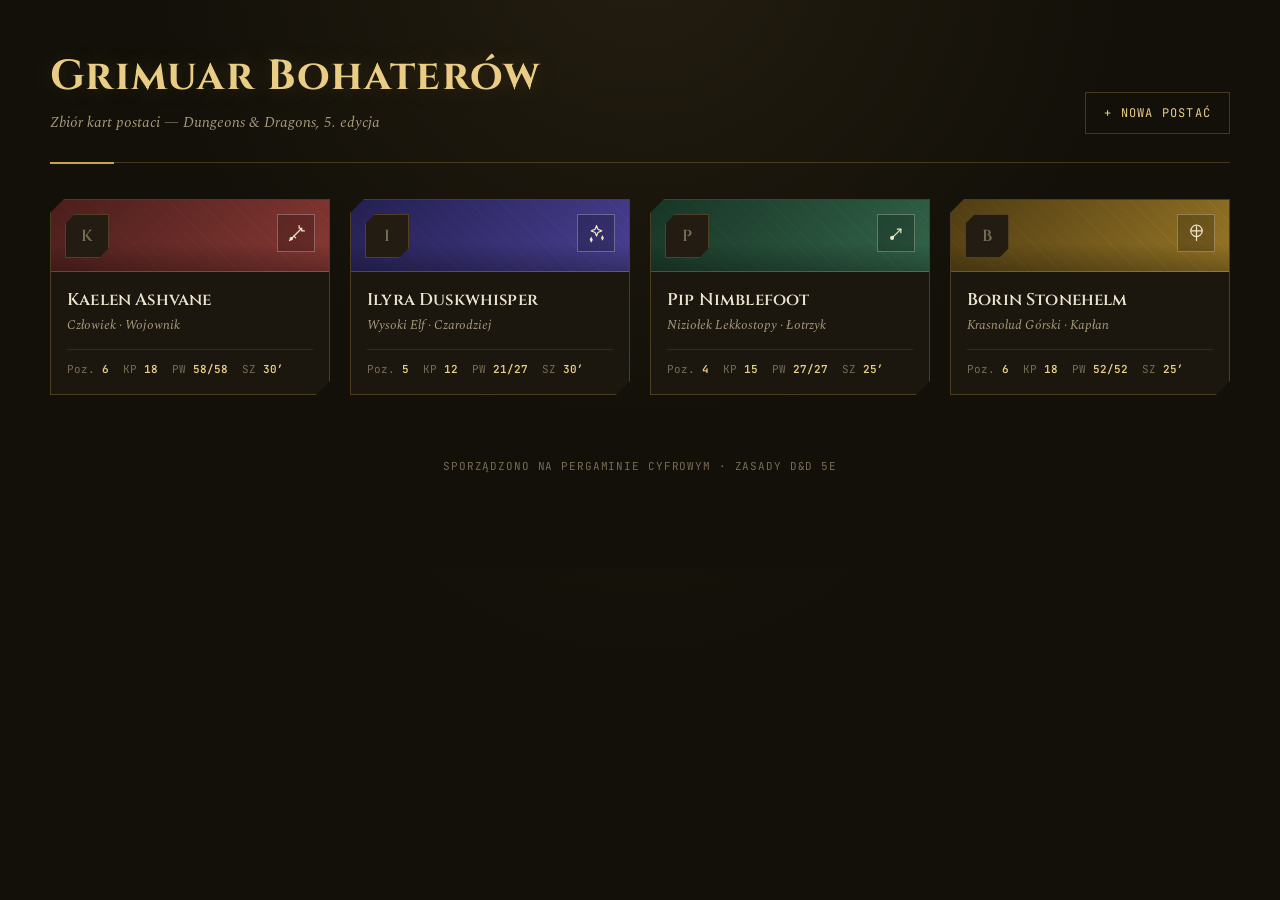
<file: dnd-sheet1.html>
<!DOCTYPE html>
<html lang="pl">
<head>
<meta charset="UTF-8">
<meta name="viewport" content="width=device-width, initial-scale=1.0">
<title>Grimuar Bohaterów</title>
<style>
@import url('https://fonts.googleapis.com/css2?family=Cinzel:wght@500;600;700;800&family=Spectral:ital,wght@0,400;0,500;0,600;1,400;1,500&family=JetBrains+Mono:wght@400;500;600&display=swap');

:root{
  --bg:#121009;
  --bg-vignette: radial-gradient(ellipse at 50% -10%, #241d10 0%, #121009 55%);
  --panel:#1b170f;
  --panel-raised:#221c12;
  --hairline: rgba(201,162,75,0.28);
  --hairline-soft: rgba(201,162,75,0.14);
  --ink:#ece3cd;
  --ink-dim:#a89a7c;
  --ink-faint:#786c53;
  --gold:#c9a24b;
  --gold-bright:#e9cd85;
  --wax:#8a3a3a;
  --accent: #c9a24b;
  --accent-dim: #6b5325;
}

*{box-sizing:border-box; margin:0; padding:0;}

html,body{
  min-height:100%;
  background:var(--bg-vignette), var(--bg);
  color:var(--ink);
  font-family:'Spectral', serif;
  -webkit-font-smoothing:antialiased;
}

body{
  padding: 48px 24px 96px;
  overflow-x:hidden;
}

@media (prefers-reduced-motion: reduce){
  *{animation-duration:0.001ms !important; transition-duration:0.001ms !important;}
}

::selection{ background:var(--gold); color:#1b170f; }

/* ---------- utility ---------- */
.cut{
  clip-path: polygon(14px 0, 100% 0, 100% calc(100% - 14px), calc(100% - 14px) 100%, 0 100%, 0 14px);
}
.cut-sm{
  clip-path: polygon(8px 0, 100% 0, 100% calc(100% - 8px), calc(100% - 8px) 100%, 0 100%, 0 8px);
}
.eyebrow{
  font-family:'JetBrains Mono', monospace;
  font-size:11px;
  letter-spacing:.18em;
  text-transform:uppercase;
  color:var(--ink-faint);
}
.wrap{ max-width:1180px; margin:0 auto; }

/* ================= HEADER / MASTHEAD ================= */
.masthead{
  display:flex; align-items:flex-end; justify-content:space-between;
  gap:24px; flex-wrap:wrap;
  padding-bottom:28px; margin-bottom:36px;
  border-bottom:1px solid var(--hairline);
  position:relative;
}
.masthead::after{
  content:"";
  position:absolute; left:0; bottom:-2px; width:64px; height:2px;
  background:var(--gold);
}
.masthead h1{
  font-family:'Cinzel', serif;
  font-weight:700;
  font-size:clamp(28px,4vw,42px);
  letter-spacing:.03em;
  color:var(--gold-bright);
  text-shadow: 0 0 24px rgba(201,162,75,0.18);
}
.masthead .sub{
  margin-top:6px;
  color:var(--ink-dim);
  font-style:italic;
  font-size:15px;
}
.new-btn{
  font-family:'JetBrains Mono', monospace;
  font-size:12px; letter-spacing:.1em; text-transform:uppercase;
  background:transparent;
  color:var(--gold-bright);
  border:1px solid var(--hairline);
  padding:12px 18px;
  cursor:pointer;
  display:flex; align-items:center; gap:10px;
  transition:border-color .25s ease, background .25s ease, transform .2s ease;
}
.new-btn:hover{ border-color:var(--gold); background:rgba(201,162,75,0.08); transform:translateY(-1px); }
.new-btn:focus-visible{ outline:2px solid var(--gold-bright); outline-offset:3px; }

/* ================= LIBRARY GRID ================= */
#library{
  display:grid;
  grid-template-columns:repeat(auto-fill, minmax(230px,1fr));
  gap:20px;
}
.tile{
  --accent:#c9a24b; --accent-dim:#6b5325;
  position:relative;
  background:var(--panel);
  border:1px solid var(--hairline);
  padding:0;
  cursor:pointer;
  text-align:left;
  color:var(--ink);
  font-family:inherit;
  opacity:0; transform:translateY(14px);
  animation:tileIn .5s ease forwards;
  transition: border-color .25s ease, transform .25s ease, box-shadow .25s ease;
}
.tile:hover, .tile:focus-visible{
  border-color:var(--accent);
  transform:translateY(-4px);
  box-shadow: 0 18px 40px -20px rgba(0,0,0,0.7), 0 0 0 1px var(--accent) inset;
}
.tile:focus-visible{ outline:none; }
@keyframes tileIn{ to{ opacity:1; transform:translateY(0);} }

.tile-band{
  height:72px;
  background: linear-gradient(135deg, var(--accent-dim), var(--accent) 145%);
  position:relative;
  overflow:hidden;
  border-bottom:1px solid var(--hairline);
}
.tile-band::before{
  content:"";
  position:absolute; inset:0;
  background-image: repeating-linear-gradient(45deg, rgba(255,255,255,0.055) 0 1px, transparent 1px 11px);
  mix-blend-mode:overlay;
}
.tile-band::after{
  content:"";
  position:absolute; left:0; right:0; bottom:0; height:40%;
  background:linear-gradient(to top, rgba(0,0,0,0.28), transparent);
}
.avatar-slot{
  position:absolute; left:14px; top:14px; z-index:1;
  width:44px; height:44px;
  background:var(--panel-raised);
  border:1.5px solid var(--hairline);
  display:flex; align-items:center; justify-content:center;
  box-shadow:0 4px 12px rgba(0,0,0,0.4);
  clip-path: polygon(10px 0, 100% 0, 100% calc(100% - 10px), calc(100% - 10px) 100%, 0 100%, 0 10px);
}
.avatar-slot .initial{
  font-family:'Cinzel', serif; font-size:16px; font-weight:600; color:var(--ink-faint);
}
.band-icon{
  position:absolute; right:14px; top:14px; z-index:1;
  width:38px; height:38px;
  background:rgba(0,0,0,0.22);
  border:1px solid rgba(255,255,255,0.28);
  display:flex; align-items:center; justify-content:center;
}
.band-icon svg{ width:21px; height:21px; color:#f0e6c8; }
.tile-body{ padding:16px 16px 18px; }
.tile-body h3{
  font-family:'Cinzel', serif; font-size:17px; font-weight:600;
  color:var(--ink); letter-spacing:.01em; margin-bottom:4px;
}
.tile-body .race-class{ font-size:13px; color:var(--ink-dim); font-style:italic; }
.tile-stats{
  display:flex; gap:10px 14px; flex-wrap:wrap;
  margin-top:14px;
  border-top:1px solid var(--hairline-soft); padding-top:12px;
}
.tile-stats span{ font-family:'JetBrains Mono', monospace; font-size:11px; color:var(--ink-faint); }
.tile-stats b{ color:var(--gold-bright); font-weight:600; }

/* ================= SHEET VIEW ================= */
#sheet{ display:none; }
#sheet.active{ display:block; animation:sheetIn .45s cubic-bezier(.2,.8,.2,1); }
@keyframes sheetIn{ from{opacity:0; transform:translateY(10px);} to{opacity:1; transform:translateY(0);} }

.back-btn{
  font-family:'JetBrains Mono', monospace; font-size:12px; letter-spacing:.1em; text-transform:uppercase;
  background:none; border:none; color:var(--ink-dim); cursor:pointer;
  display:flex; align-items:center; gap:8px; margin-bottom:22px;
  transition:color .2s ease, gap .2s ease;
}
.back-btn:hover{ color:var(--gold-bright); gap:12px; }
.back-btn:focus-visible{ outline:2px solid var(--gold-bright); outline-offset:3px; }

.sheet-head{
  display:flex; gap:24px; align-items:center; flex-wrap:wrap;
  padding:28px; margin-bottom:22px;
  background: linear-gradient(120deg, var(--accent-dim) 0%, transparent 65%), var(--panel);
  border:1px solid var(--hairline);
}
.medal{
  width:78px; height:78px; border-radius:50%; flex-shrink:0;
  background: radial-gradient(circle at 32% 28%, var(--accent), var(--accent-dim) 75%);
  display:flex; align-items:center; justify-content:center;
  border:1px solid rgba(255,255,255,0.15);
}
.medal svg{ width:36px; height:36px; color:#1b170f; }
.sheet-head h2{
  font-family:'Cinzel', serif; font-size:clamp(24px,3vw,32px); font-weight:700; color:var(--gold-bright);
}
.sheet-head .meta{ margin-top:6px; color:var(--ink-dim); font-style:italic; font-size:14.5px; }
.sheet-head .align{ margin-top:2px; font-family:'JetBrains Mono', monospace; font-size:11px; letter-spacing:.1em; color:var(--ink-faint); text-transform:uppercase; }

/* seals row */
.seals{ display:flex; gap:16px; flex-wrap:wrap; margin-bottom:26px; }
.seal{
  flex:1 1 110px; min-width:104px;
  background:var(--panel); border:1px solid var(--hairline);
  padding:16px 12px; text-align:center; position:relative;
}
.seal .val{ font-family:'Cinzel', serif; font-size:26px; font-weight:700; color:var(--gold-bright); line-height:1; }
.seal .lbl{ margin-top:8px; font-family:'JetBrains Mono', monospace; font-size:10px; letter-spacing:.14em; text-transform:uppercase; color:var(--ink-faint); }
.seal.hp .val{ color:#c96b6b; }
.hp-bar{ margin-top:10px; height:4px; background:rgba(255,255,255,0.08); }
.hp-bar i{ display:block; height:100%; background:#8a3a3a; }

/* section wrapper */
.section{ margin-bottom:26px; }
.section > h4{
  font-family:'Cinzel', serif; font-size:14px; letter-spacing:.08em; text-transform:uppercase;
  color:var(--gold); margin-bottom:14px;
  display:flex; align-items:center; gap:12px;
}
.section > h4::after{ content:""; flex:1; height:1px; background:var(--hairline); }

/* ability grid */
.abilities{ display:grid; grid-template-columns:repeat(auto-fit, minmax(120px,1fr)); gap:14px; }
.ability{
  background:var(--panel); border:1px solid var(--hairline);
  padding:14px 10px 16px; text-align:center; position:relative;
}
.ability .name{ font-family:'JetBrains Mono', monospace; font-size:10px; letter-spacing:.14em; text-transform:uppercase; color:var(--ink-faint); }
.ability .mod{ font-family:'Cinzel', serif; font-size:28px; font-weight:700; color:var(--gold-bright); margin:6px 0 4px; }
.ability .score{
  font-family:'JetBrains Mono', monospace; font-size:11px; color:var(--ink-dim);
  border-top:1px solid var(--hairline-soft); padding-top:6px; margin-top:2px;
}

/* two-col saves/skills */
.twocol{ display:grid; grid-template-columns:1fr 1.6fr; gap:20px; }
@media (max-width:760px){ .twocol{ grid-template-columns:1fr; } }
.listpanel{ background:var(--panel); border:1px solid var(--hairline); padding:18px 20px; }
.listpanel ul{ list-style:none; }
.listpanel li{
  display:flex; align-items:center; gap:10px;
  font-size:14.5px; padding:6px 0; color:var(--ink-dim);
  border-bottom:1px dashed var(--hairline-soft);
}
.listpanel li:last-child{ border-bottom:none; }
.dot{ width:8px; height:8px; border-radius:50%; border:1px solid var(--ink-faint); flex-shrink:0; }
.dot.on{ background:var(--gold); border-color:var(--gold); }
.dot.exp{ background:var(--gold-bright); border-color:var(--gold-bright); box-shadow:0 0 6px var(--gold-bright); }
.listpanel li .bonus{ margin-left:auto; font-family:'JetBrains Mono', monospace; color:var(--gold-bright); font-size:13px; }
.listpanel li .prof-name{ color:var(--ink); }

/* details / accordion */
details{
  background:var(--panel); border:1px solid var(--hairline);
  padding:16px 20px; margin-bottom:10px;
}
details + details{ margin-top:10px; }
summary{
  cursor:pointer; list-style:none; display:flex; justify-content:space-between; align-items:center;
  font-family:'Cinzel', serif; font-size:15px; color:var(--ink); font-weight:600;
}
summary::-webkit-details-marker{ display:none; }
summary::after{ content:"+"; color:var(--gold); font-family:'JetBrains Mono', monospace; font-size:18px; transition:transform .2s ease; }
details[open] summary::after{ content:"–"; }
details .content{ margin-top:14px; color:var(--ink-dim); font-size:14.5px; line-height:1.65; }
details .content ul{ padding-left:18px; }
details .content li{ margin-bottom:6px; }

/* personality quote grid */
.quotes{ display:grid; grid-template-columns:repeat(auto-fit,minmax(220px,1fr)); gap:14px; }
.quote{ background:var(--panel); border-left:2px solid var(--gold); padding:14px 16px; }
.quote .qlbl{ font-family:'JetBrains Mono', monospace; font-size:10px; letter-spacing:.12em; text-transform:uppercase; color:var(--ink-faint); margin-bottom:6px; }
.quote p{ font-style:italic; font-size:14.5px; color:var(--ink-dim); line-height:1.55; }

.backstory{ background:var(--panel); border:1px solid var(--hairline); padding:20px 22px; font-size:15px; line-height:1.75; color:var(--ink-dim); }
.backstory::first-letter{ font-family:'Cinzel', serif; font-size:2.6em; color:var(--gold-bright); float:left; line-height:.8; margin:4px 8px 0 0; }

.spellslots{ display:flex; gap:10px; flex-wrap:wrap; margin-bottom:14px; }
.slot{
  font-family:'JetBrains Mono', monospace; font-size:11px; color:var(--ink-dim);
  border:1px solid var(--hairline); padding:6px 10px;
}
.slot b{ color:var(--gold-bright); }

footer.credit{
  max-width:1180px; margin:64px auto 0; text-align:center;
  color:var(--ink-faint); font-family:'JetBrains Mono', monospace; font-size:11px; letter-spacing:.08em;
}
</style>
</head>
<body>
<div class="wrap">

  <div class="masthead">
    <div>
      <h1>Grimuar Bohaterów</h1>
      <div class="sub">Zbiór kart postaci — Dungeons &amp; Dragons, 5. edycja</div>
    </div>
    <button class="new-btn" id="newBtn">+ Nowa postać</button>
  </div>

  <section id="library"></section>

  <section id="sheet">
    <button class="back-btn" id="backBtn">&larr; Powrót do biblioteki</button>
    <div id="sheetContent"></div>
  </section>

</div>
<footer class="credit">SPORZĄDZONO NA PERGAMINIE CYFROWYM · ZASADY D&amp;D 5E</footer>

<script>
/* ============== ICONS (proste sygnety klas) ============== */
const ICONS = {
  fighter: `<svg viewBox="0 0 24 24" fill="none" stroke="currentColor" stroke-width="1.4"><path d="M6 18L18 6M18 6l-3 0 0-3M18 6l0 3 3 0" stroke-linecap="round" stroke-linejoin="round"/><path d="M6 18l-2 2M9 15l2 2" stroke-linecap="round"/><circle cx="6" cy="18" r="1.3" fill="currentColor"/></svg>`,
  wizard: `<svg viewBox="0 0 24 24" fill="none" stroke="currentColor" stroke-width="1.4"><path d="M12 3l1.6 4.2L18 9l-4.4 1.8L12 15l-1.6-4.2L6 9l4.4-1.8L12 3z" stroke-linejoin="round"/><path d="M5 19l1-2 1 2-1 2-1-2z"/><path d="M18 17l.8-1.6.8 1.6-.8 1.6-.8-1.6z"/></svg>`,
  rogue: `<svg viewBox="0 0 24 24" fill="none" stroke="currentColor" stroke-width="1.4"><path d="M7 17L17 7" stroke-linecap="round"/><path d="M17 7h-4M17 7v4" stroke-linecap="round" stroke-linejoin="round"/><circle cx="7" cy="17" r="1.6" fill="currentColor"/></svg>`,
  cleric: `<svg viewBox="0 0 24 24" fill="none" stroke="currentColor" stroke-width="1.4"><path d="M12 4v16M6 9h12" stroke-linecap="round"/><circle cx="12" cy="9" r="6.5"/></svg>`
};

/* ============== SŁOWNIKI ============== */
const AB_LABEL = {str:"Siła",dex:"Zręczność",con:"Kondycja",int:"Inteligencja",wis:"Mądrość",cha:"Charyzma"};
const AB_SHORT = {str:"SIŁ",dex:"ZRC",con:"KON",int:"INT",wis:"MDR",cha:"CHA"};
const SKILLS = [
  {name:"Akrobatyka", ab:"dex"},
  {name:"Obchodzenie się ze zwierzętami", ab:"wis"},
  {name:"Wiedza tajemna", ab:"int"},
  {name:"Atletyka", ab:"str"},
  {name:"Oszustwo", ab:"cha"},
  {name:"Historia", ab:"int"},
  {name:"Wyczucie", ab:"wis"},
  {name:"Zastraszanie", ab:"cha"},
  {name:"Dochodzenie", ab:"int"},
  {name:"Medycyna", ab:"wis"},
  {name:"Przyroda", ab:"int"},
  {name:"Percepcja", ab:"wis"},
  {name:"Występy", ab:"cha"},
  {name:"Perswazja", ab:"cha"},
  {name:"Religia", ab:"int"},
  {name:"Zręczne palce", ab:"dex"},
  {name:"Skradanie się", ab:"dex"},
  {name:"Przetrwanie", ab:"wis"}
];
const mod = s => Math.floor((s-10)/2);
const fmt = n => (n>=0? "+"+n : n);

/* ============== DANE POSTACI ============== */
const DATA = [
{
  id:"kaelen", name:"Kaelen Ashvane", race:"Człowiek", cls:"Wojownik", clsKey:"fighter",
  subclass:"Rycerz Mistrzowski", level:6, background:"Żołnierz", align:"Praworządny Dobry",
  accent:"#a3453f", accentDim:"#4a1e1c",
  stats:{str:17,dex:14,con:15,int:10,wis:12,cha:13},
  ac:18, speed:30, hpMax:58, hpCur:58, hpTemp:0, pb:3,
  saves:["str","con"],
  skills:["Atletyka","Zastraszanie","Percepcja"], expertise:[],
  profs:{armor:"Wszystkie zbroje, tarcze", weapons:"Broń prosta i wojskowa", tools:"Zestaw gracza w kości", langs:"Wspólny, Orkowy"},
  equipment:["Długi miecz +1","Tarcza kuta ze stali","Kolczuga","Kusza ręczna + 20 bełtów","Zestaw podróżnika","Sakiewka (45 zł)"],
  features:[
    {t:"Drugi oddech (Second Wind)", d:"Raz na krótki lub długi odpoczynek: akcja dodatkowa, by odzyskać 1k10 + poziom wojownika PW."},
    {t:"Przypływ akcji (Action Surge)", d:"Raz na krótki lub długi odpoczynek: dodatkowa akcja w swojej turze."},
    {t:"Dodatkowy atak", d:"Może atakować dwukrotnie za każdym razem, gdy wykonuje akcję Atak."},
    {t:"Styl walki: Obrona", d:"Nosząc zbroję, otrzymuje +1 do KP."}
  ],
  spellcasting:null,
  personality:{
    traits:"Zawsze pierwszy wchodzi do bitwy — i ostatni z niej wychodzi.",
    ideals:"Honor. Dane słowo jest ważniejsze niż własne życie.",
    bonds:"Chroni ostatnich żyjących towarzyszy ze swojego oddziału.",
    flaws:"Nie potrafi się wycofać, nawet gdy rozsądek nakazuje odwrót."
  },
  backstory:"Kaelen służył dziesięć lat w straży granicznej Waldemaru, zanim jego oddział został zdradzony i wybity podczas nocnego najazdu. Ocalał tylko on. Od tamtej pory wędruje traktami, szukając tych, którzy sprzedali jego braci wrogowi, a przy okazji broniąc wiosek, których nikt inny bronić nie chce."
},
{
  id:"ilyra", name:"Ilyra Duskwhisper", race:"Wysoki Elf", cls:"Czarodziej", clsKey:"wizard",
  subclass:"Szkoła Wróżbicka", level:5, background:"Uczony", align:"Neutralny Dobry",
  accent:"#5a4fae", accentDim:"#241f52",
  stats:{str:8,dex:15,con:13,int:18,wis:12,cha:11},
  ac:12, speed:30, hpMax:27, hpCur:21, hpTemp:0, pb:3,
  saves:["int","wis"],
  skills:["Wiedza tajemna","Historia","Dochodzenie","Wyczucie"], expertise:[],
  profs:{armor:"Brak", weapons:"Sztylety, laski, kusze ręczne", tools:"—", langs:"Wspólny, Elfi, Draconic, Sylvan"},
  equipment:["Laska wróżbity","Księga zaklęć","Zestaw komponentów","Kryształowa kula wieszcza","Sakiewka (12 zł)"],
  features:[
    {t:"Wgląd wróżbity", d:"Może dwukrotnie w krótkim odpoczynku spojrzeć na rzut kością ataku, testu lub rzutu obronnego przed ujawnieniem wyniku."},
    {t:"Odzyskiwanie zaklęć", d:"Raz dziennie po krótkim odpoczynku odzyskuje sloty zaklęć o łącznym poziomie do 3."},
    {t:"Rytuał", d:"Może rzucać znane zaklęcia oznaczone jako rytualne bez zużywania slotu."}
  ],
  spellcasting:{
    ability:"Inteligencja", dc:14, atk:"+6",
    slots:[{lvl:1,total:4,used:1},{lvl:2,total:3,used:0},{lvl:3,total:2,used:0}],
    known:["Pocisk mocy","Tarcza","Wykrycie magii","Mgła kłębiąca się","Niewidzialność","Błyskawica","Kula ognista","Powolność","Wróżba"]
  },
  personality:{
    traits:"Notuje każdą anomalię magiczną w skórzanym dzienniku, nawet w środku walki.",
    ideals:"Wiedza. Nic nie powinno pozostać niezbadane.",
    bonds:"Poszukuje zaginionej biblioteki swojego mistrza, spalonej podczas wojny domowej.",
    flaws:"Ciekawość bywa silniejsza niż instynkt samozachowawczy."
  },
  backstory:"Wychowana w Wieży Siedmiu Zwierciadeł, Ilyra od dziecka wykazywała talent do przewidywania nadchodzących wydarzeń. Gdy jej mistrz zniknął podczas badania anomalii w Szarych Mokradłach, porzuciła spokojne życie uczonej i wyruszyła w teren, by dokończyć jego pracę."
},
{
  id:"pip", name:"Pip Nimblefoot", race:"Niziołek Lekkostopy", cls:"Łotrzyk", clsKey:"rogue",
  subclass:"Szpieg", level:4, background:"Przestępca", align:"Chaotyczny Dobry",
  accent:"#3f7a5a", accentDim:"#183526",
  stats:{str:9,dex:18,con:13,int:12,wis:14,cha:15},
  ac:15, speed:25, hpMax:27, hpCur:27, hpTemp:0, pb:2,
  saves:["dex","int"],
  skills:["Skradanie się","Zręczne palce","Perswazja","Oszustwo","Percepcja","Akrobatyka"], expertise:["Skradanie się","Zręczne palce"],
  profs:{armor:"Lekkie zbroje", weapons:"Broń prosta, kusze ręczne, rapiery, rapiery krótkie", tools:"Wytrychy, zestaw gracza w karty", langs:"Wspólny, Złodziejski Żargon, Halflingowy"},
  equipment:["Dwa sztylety zaczarowane","Kusza ręczna + 20 bełtów","Wytrychy mistrzowskie","Peleryna tłumiąca dźwięk","Sakiewka (60 zł)"],
  features:[
    {t:"Atak z zaskoczenia (Sneak Attack)", d:"Raz na turę zadaje dodatkowe 2k6 obrażeń, gdy ma przewagę lub sojusznika w zasięgu celu."},
    {t:"Cwana akcja (Cunning Action)", d:"Akcja dodatkowa: Pościg, Wycofanie się lub Ukrycie się."},
    {t:"Żargon złodziei", d:"Zna sekretny język i system znaków używany przez przestępczy półświatek."},
    {t:"Fortel (Uncanny Dodge, od 5 poz.)", d:"—"}
  ],
  spellcasting:null,
  personality:{
    traits:"Rozmawia z zamkami, zanim je otworzy — twierdzi, że to przynosi szczęście.",
    ideals:"Wolność. Łańcuchy, prawa i mury są dla innych.",
    bonds:"Winna jest przysługę gildii, która uratowała jej rodzinę.",
    flaws:"Nie potrafi oprzeć się dobrze zabezpieczonemu zamkowi ani cudzej kieszeni."
  },
  backstory:"Pip dorastała w Dolnym Mieście, ucząc się fachu od najlepszych — i najgorszych. Dziś pracuje jako niezależna informatorka, sprzedając sekrety temu, kto zapłaci najwięcej, choć zawsze zostawia sobie furtkę do ucieczki, zanim transakcja dojdzie do skutku."
},
{
  id:"borin", name:"Borin Stonehelm", race:"Krasnolud Górski", cls:"Kapłan", clsKey:"cleric",
  subclass:"Domena Życia", level:6, background:"Akolita", align:"Praworządny Dobry",
  accent:"#b8912f", accentDim:"#4f3c12",
  stats:{str:14,dex:10,con:16,int:11,wis:18,cha:12},
  ac:18, speed:25, hpMax:52, hpCur:52, hpTemp:0, pb:3,
  saves:["wis","cha"],
  skills:["Medycyna","Religia","Wyczucie","Perswazja"], expertise:[],
  profs:{armor:"Wszystkie zbroje, tarcze", weapons:"Broń prosta i wojskowa", tools:"Narzędzia kowalskie", langs:"Wspólny, Krasnoludzki"},
  equipment:["Młot bojowy","Tarcza z symbolem Moradina","Kolczuga","Święty symbol (medalion)","Zestaw uzdrowiciela"],
  features:[
    {t:"Kanałowanie boskości: Odparcie nieumarłych", d:"Prezentuje święty symbol, zmuszając nieumarłych w pobliżu do testu MDR lub ucieczki."},
    {t:"Uderzenie życiodajne", d:"Zaklęcia leczące przywracają dodatkowe 2 + poziom zaklęcia PW."},
    {t:"Błogosławione uzdrowienie", d:"Cele leczonych zaklęć odzyskują dodatkowo 2k8 PW."},
    {t:"Rzemiosło krasnoludzkie", d:"Podwójna biegłość przy testach rzemiosła związanych z kamieniem i metalem."}
  ],
  spellcasting:{
    ability:"Mądrość", dc:15, atk:"+6",
    slots:[{lvl:1,total:4,used:2},{lvl:2,total:3,used:1},{lvl:3,total:3,used:0}],
    known:["Lecz rany","Błogosławieństwo","Ochrona przed dobrem i złem","Więzy duchowe","Rozwiej magię","Przywróć żywotność","Kula światła","Modlitwa uzdrowienia"]
  },
  personality:{
    traits:"Śpiewa niskim głosem stare hymny kuźni, gdy opatruje rannych.",
    ideals:"Wspólnota. Klan i sojusznicy są ważniejsi niż jednostka.",
    bonds:"Odbudowuje zniszczoną świątynię Moradina w rodzinnych górach.",
    flaws:"Zbyt ufny wobec tych, którzy noszą symbole jego wiary."
  },
  backstory:"Borin porzucił kuźnię ojca, by służyć jako kapłan wędrowny po tym, jak Moradin ocalił go z zawalonej kopalni. Od tamtej pory łączy rzemiosło z kapłaństwem, niosąc pomoc i stal tym, których mija na szlaku."
}
];

/* ============== RENDER: BIBLIOTEKA ============== */
const library = document.getElementById("library");
const sheet = document.getElementById("sheet");
const sheetContent = document.getElementById("sheetContent");

function renderLibrary(){
  library.innerHTML = DATA.map((c,i)=>`
    <button class="tile cut" style="--accent:${c.accent}; --accent-dim:${c.accentDim}; animation-delay:${i*70}ms" data-id="${c.id}">
      <div class="tile-band">
        <div class="avatar-slot"><span class="initial">${c.name.charAt(0)}</span></div>
        <div class="band-icon">${ICONS[c.clsKey]}</div>
      </div>
      <div class="tile-body">
        <h3>${c.name}</h3>
        <div class="race-class">${c.race} · ${c.cls}</div>
        <div class="tile-stats">
          <span>Poz. <b>${c.level}</b></span>
          <span>KP <b>${c.ac}</b></span>
          <span>PW <b>${c.hpCur}/${c.hpMax}</b></span>
          <span>SZ <b>${c.speed}′</b></span>
        </div>
      </div>
    </button>
  `).join("");
}

/* ============== RENDER: PEŁNA KARTA ============== */
function renderSheet(id){
  const c = DATA.find(x=>x.id===id);
  const initMod = mod(c.stats.dex);
  const passivePerc = 10 + (c.skills.includes("Percepcja")? mod(c.stats.wis)+c.pb : mod(c.stats.wis));

  const abilitiesHtml = Object.keys(AB_LABEL).map(ab=>`
    <div class="ability">
      <div class="name">${AB_LABEL[ab]}</div>
      <div class="mod">${fmt(mod(c.stats[ab]))}</div>
      <div class="score">${c.stats[ab]} — ${AB_SHORT[ab]}</div>
    </div>
  `).join("");

  const savesHtml = Object.keys(AB_LABEL).map(ab=>{
    const prof = c.saves.includes(ab);
    const bonus = mod(c.stats[ab]) + (prof? c.pb:0);
    return `<li><span class="dot ${prof?'on':''}"></span><span class="prof-name">${AB_LABEL[ab]}</span><span class="bonus">${fmt(bonus)}</span></li>`;
  }).join("");

  const skillsHtml = SKILLS.map(s=>{
    const prof = c.skills.includes(s.name);
    const exp = c.expertise.includes(s.name);
    const bonus = mod(c.stats[s.ab]) + (exp? c.pb*2 : prof? c.pb:0);
    return `<li><span class="dot ${exp?'exp':(prof?'on':'')}"></span><span class="prof-name">${s.name}</span><span class="eyebrow" style="margin-left:2px;">(${AB_SHORT[s.ab]})</span><span class="bonus">${fmt(bonus)}</span></li>`;
  }).join("");

  const equipHtml = c.equipment.map(e=>`<li>${e}</li>`).join("");
  const featuresHtml = c.features.map(f=>`<li><strong style="color:var(--ink)">${f.t}.</strong> ${f.d}</li>`).join("");

  const spellHtml = c.spellcasting ? `
    <div class="section">
      <h4>Rzucanie zaklęć</h4>
      <div class="listpanel">
        <div class="eyebrow" style="margin-bottom:10px;">Atrybut: ${c.spellcasting.ability} · KT ${c.spellcasting.dc} · Atak ${c.spellcasting.atk}</div>
        <div class="spellslots">
          ${c.spellcasting.slots.map(s=>`<div class="slot">Poz. ${s.lvl}: <b>${s.total - s.used}/${s.total}</b></div>`).join("")}
        </div>
        <details>
          <summary>Znane / przygotowane zaklęcia</summary>
          <div class="content"><ul>${c.spellcasting.known.map(z=>`<li>${z}</li>`).join("")}</ul></div>
        </details>
      </div>
    </div>` : "";

  sheetContent.innerHTML = `
    <div class="sheet-head cut" style="--accent:${c.accent}; --accent-dim:${c.accentDim}">
      <div class="medal" style="--accent:${c.accent}; --accent-dim:${c.accentDim}">${ICONS[c.clsKey]}</div>
      <div>
        <h2>${c.name}</h2>
        <div class="meta">${c.race} · ${c.cls} (${c.subclass}) · Poziom ${c.level} · ${c.background}</div>
        <div class="align">${c.align}</div>
      </div>
    </div>

    <div class="seals">
      <div class="seal cut-sm"><div class="val">${c.ac}</div><div class="lbl">Klasa Pancerza</div></div>
      <div class="seal cut-sm hp">
        <div class="val">${c.hpCur}/${c.hpMax}</div><div class="lbl">Punkty Wytrzymałości</div>
        <div class="hp-bar"><i style="width:${(c.hpCur/c.hpMax*100).toFixed(0)}%"></i></div>
      </div>
      <div class="seal cut-sm"><div class="val">${fmt(initMod)}</div><div class="lbl">Inicjatywa</div></div>
      <div class="seal cut-sm"><div class="val">${c.speed}′</div><div class="lbl">Prędkość</div></div>
      <div class="seal cut-sm"><div class="val">${fmt(c.pb)}</div><div class="lbl">Bonus Biegłości</div></div>
      <div class="seal cut-sm"><div class="val">${passivePerc}</div><div class="lbl">Pasywna Percepcja</div></div>
    </div>

    <div class="section">
      <h4>Atrybuty</h4>
      <div class="abilities">${abilitiesHtml}</div>
    </div>

    <div class="section">
      <h4>Ratunki i umiejętności</h4>
      <div class="twocol">
        <div class="listpanel"><ul>${savesHtml}</ul></div>
        <div class="listpanel"><ul>${skillsHtml}</ul></div>
      </div>
    </div>

    ${spellHtml}

    <div class="section">
      <h4>Ekwipunek i biegłości</h4>
      <details open>
        <summary>Wyposażenie</summary>
        <div class="content"><ul>${equipHtml}</ul></div>
      </details>
      <details>
        <summary>Biegłości i języki</summary>
        <div class="content">
          <p><strong style="color:var(--ink)">Zbroje:</strong> ${c.profs.armor}</p>
          <p><strong style="color:var(--ink)">Broń:</strong> ${c.profs.weapons}</p>
          <p><strong style="color:var(--ink)">Narzędzia:</strong> ${c.profs.tools}</p>
          <p><strong style="color:var(--ink)">Języki:</strong> ${c.profs.langs}</p>
        </div>
      </details>
      <details>
        <summary>Cechy i zdolności</summary>
        <div class="content"><ul>${featuresHtml}</ul></div>
      </details>
    </div>

    <div class="section">
      <h4>Osobowość</h4>
      <div class="quotes">
        <div class="quote"><div class="qlbl">Cecha charakteru</div><p>${c.personality.traits}</p></div>
        <div class="quote"><div class="qlbl">Ideał</div><p>${c.personality.ideals}</p></div>
        <div class="quote"><div class="qlbl">Więź</div><p>${c.personality.bonds}</p></div>
        <div class="quote"><div class="qlbl">Wada</div><p>${c.personality.flaws}</p></div>
      </div>
    </div>

    <div class="section">
      <h4>Historia</h4>
      <div class="backstory">${c.backstory}</div>
    </div>
  `;
}

/* ============== NAWIGACJA ============== */
function openSheet(id){
  renderSheet(id);
  library.style.display = "none";
  document.querySelector(".masthead").style.display = "none";
  sheet.classList.add("active");
  window.scrollTo({top:0, behavior:"smooth"});
}
function closeSheet(){
  sheet.classList.remove("active");
  library.style.display = "grid";
  document.querySelector(".masthead").style.display = "flex";
}

library.addEventListener("click", e=>{
  const tile = e.target.closest(".tile");
  if(tile) openSheet(tile.dataset.id);
});
document.getElementById("backBtn").addEventListener("click", closeSheet);
document.getElementById("newBtn").addEventListener("click", ()=>{
  alert("Tworzenie nowej postaci pojawi się w przyszłej wersji grimuaru. Na razie przeglądaj istniejące karty bohaterów.");
});

renderLibrary();
</script>
</body>
</html>
</file>
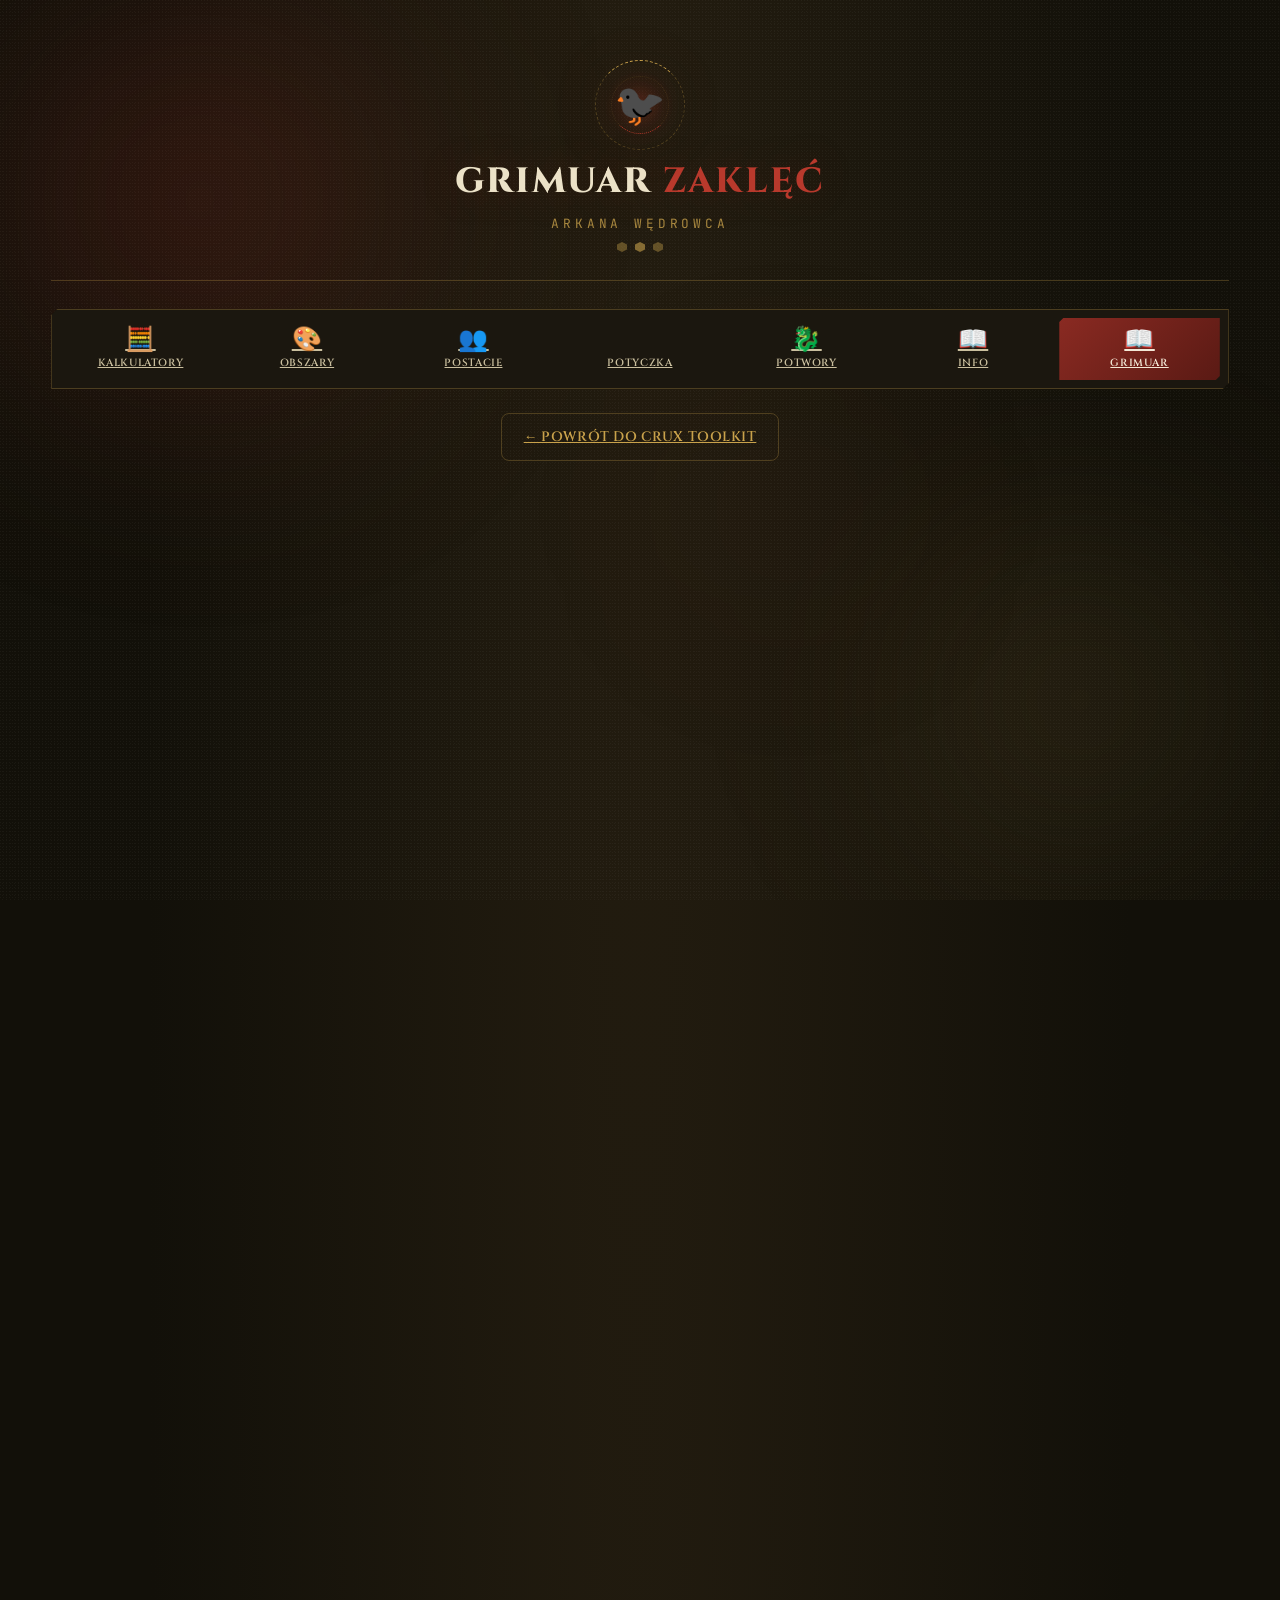
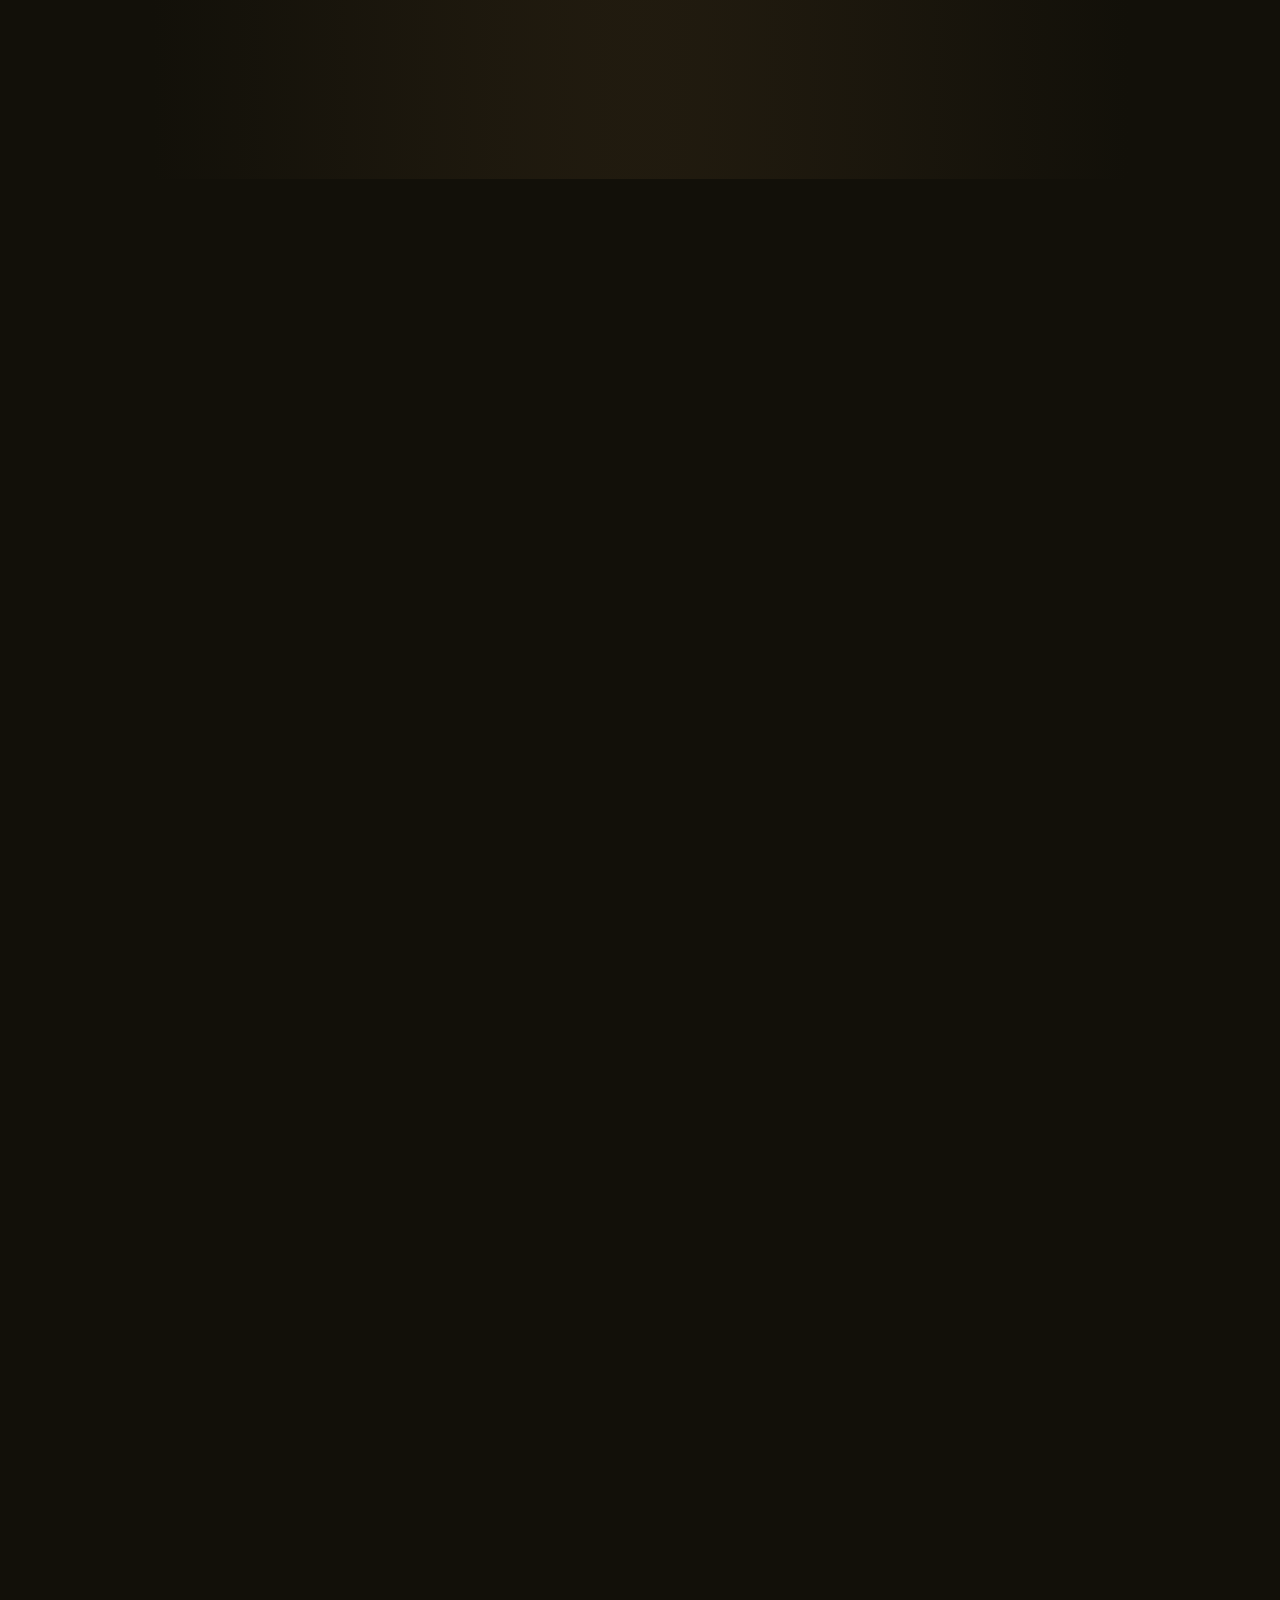
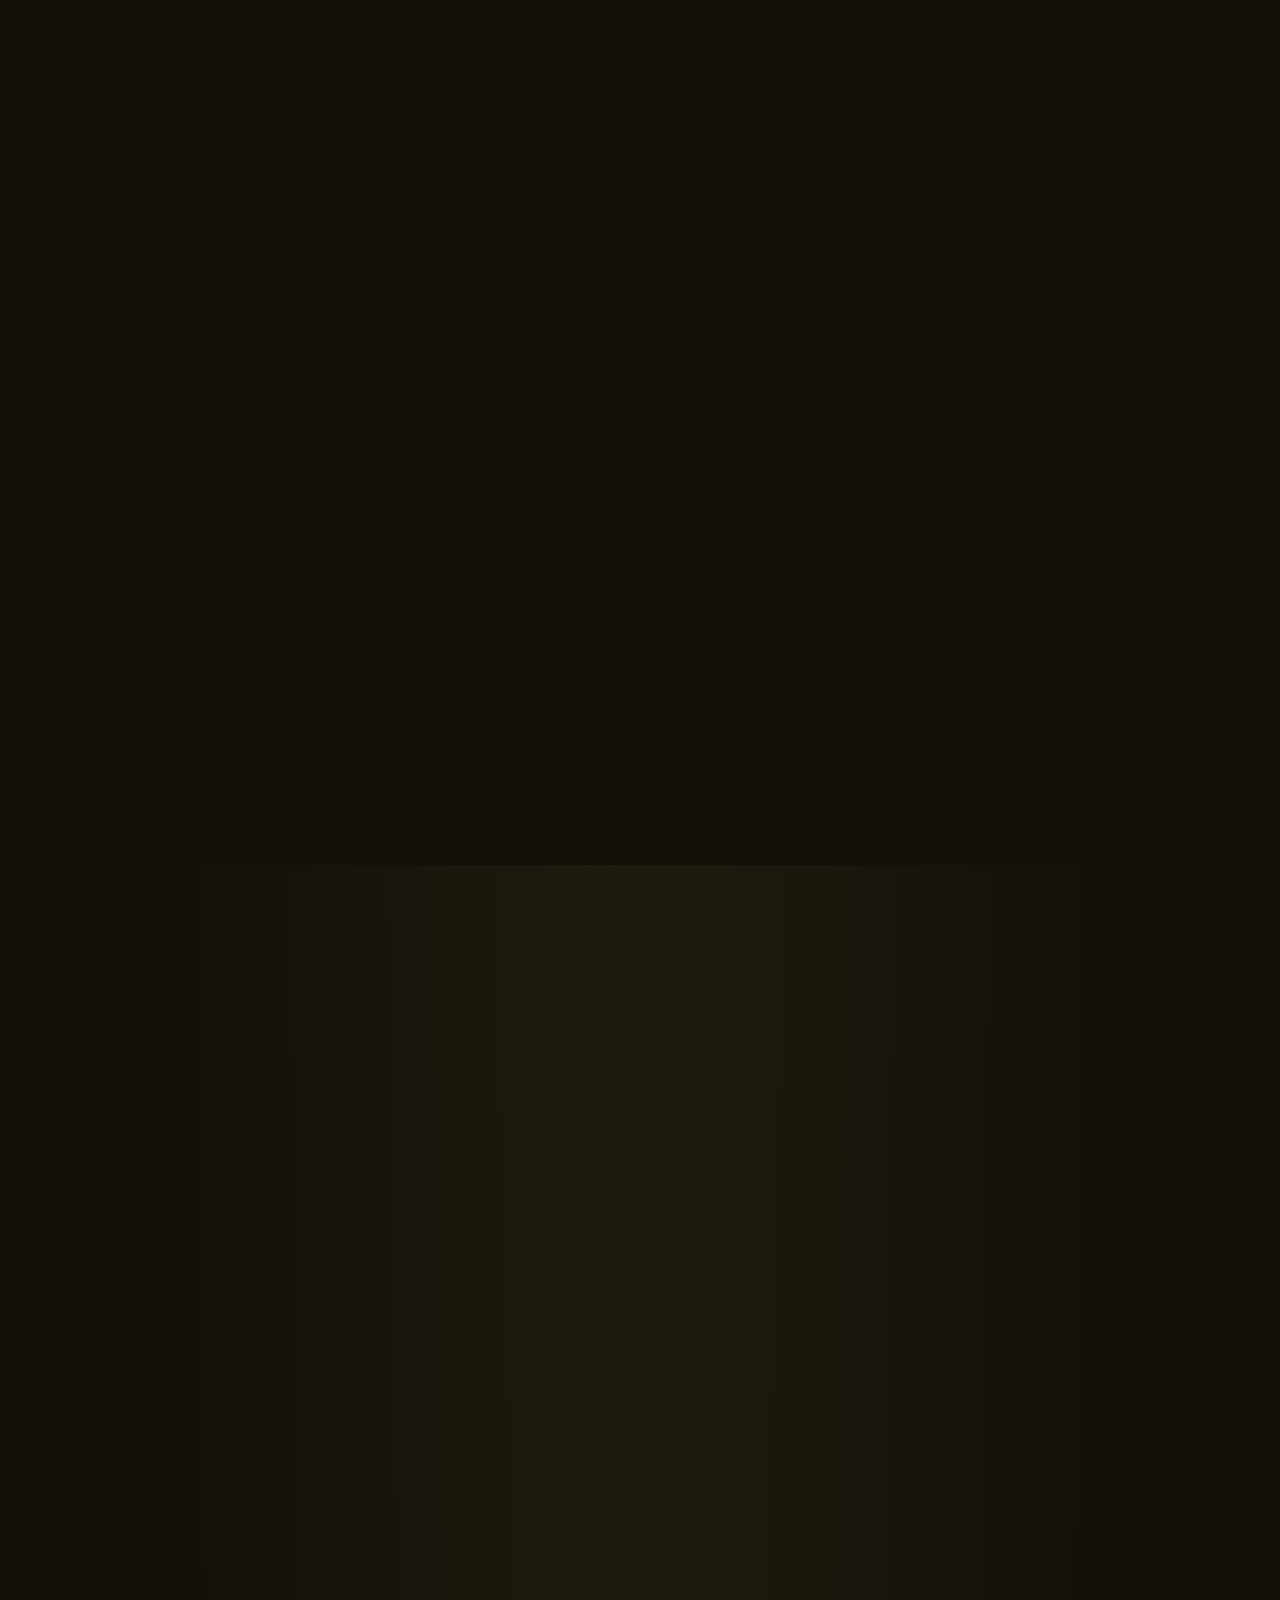
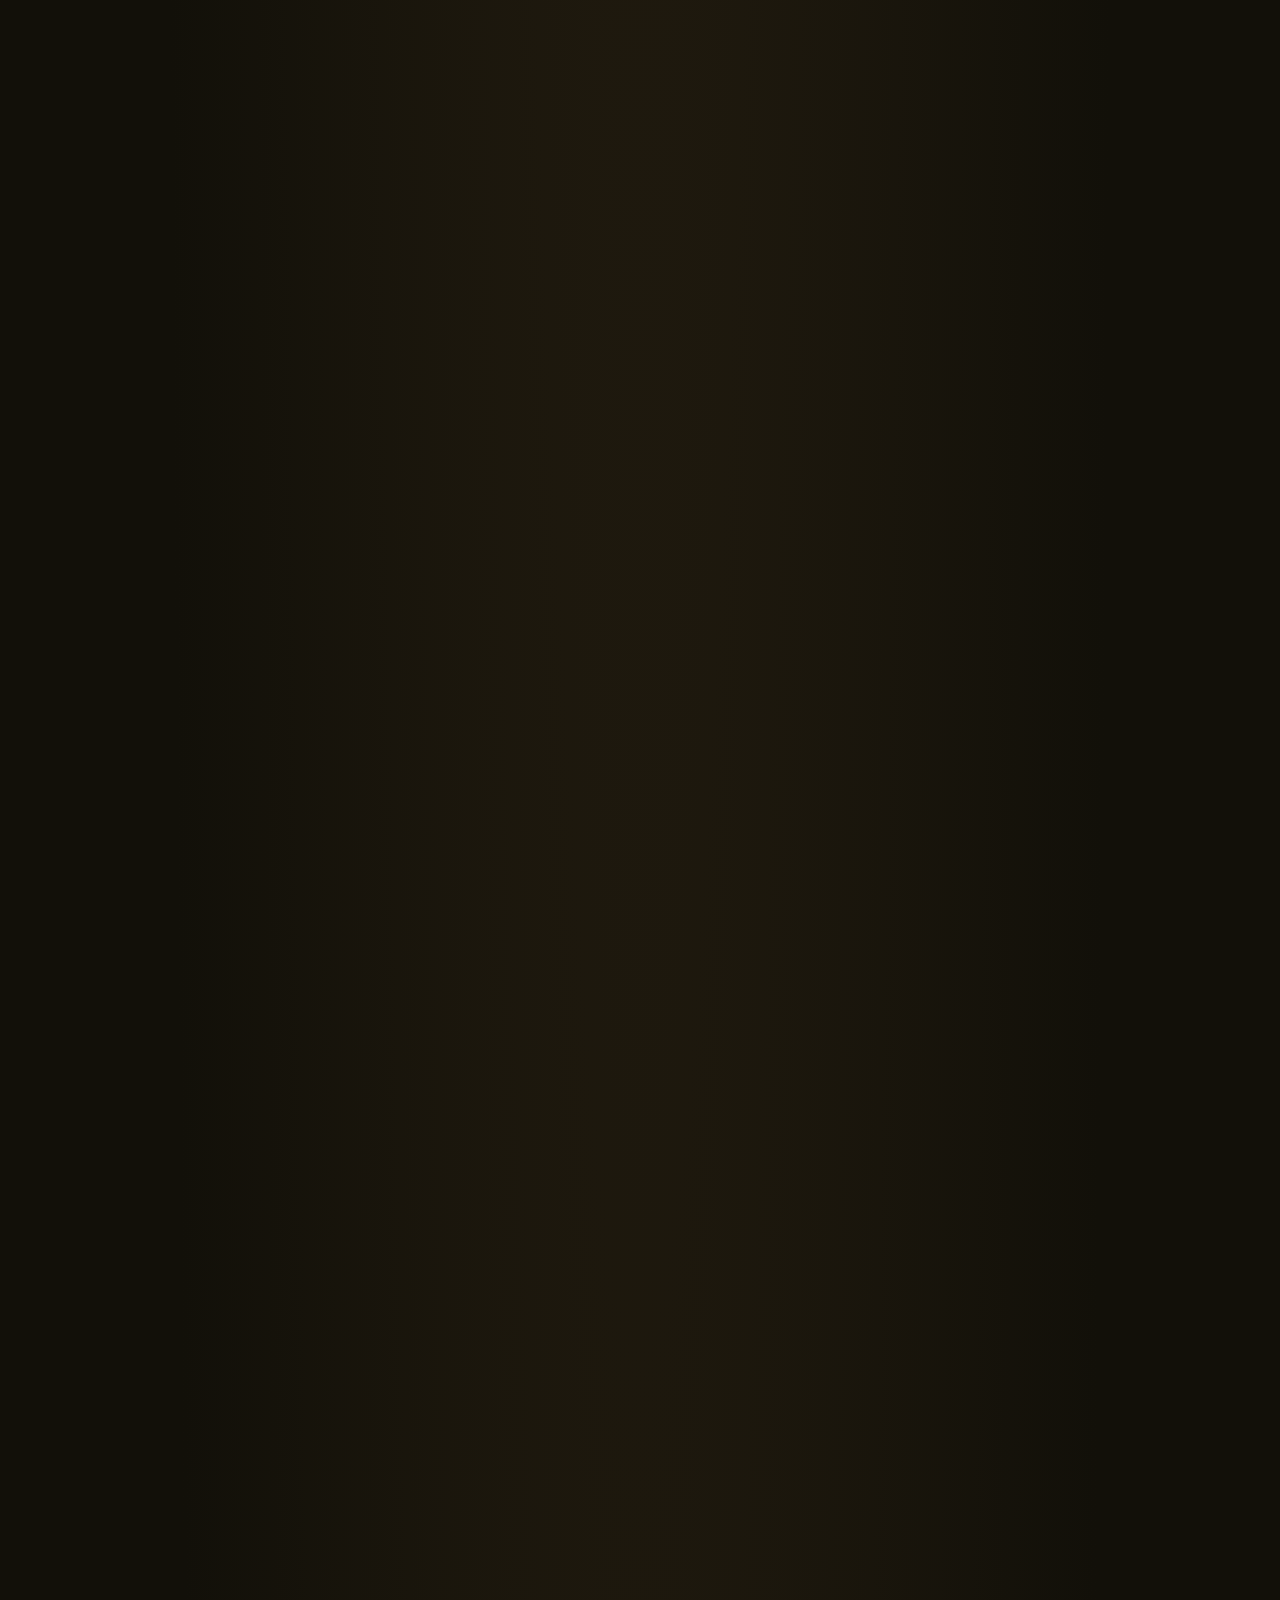
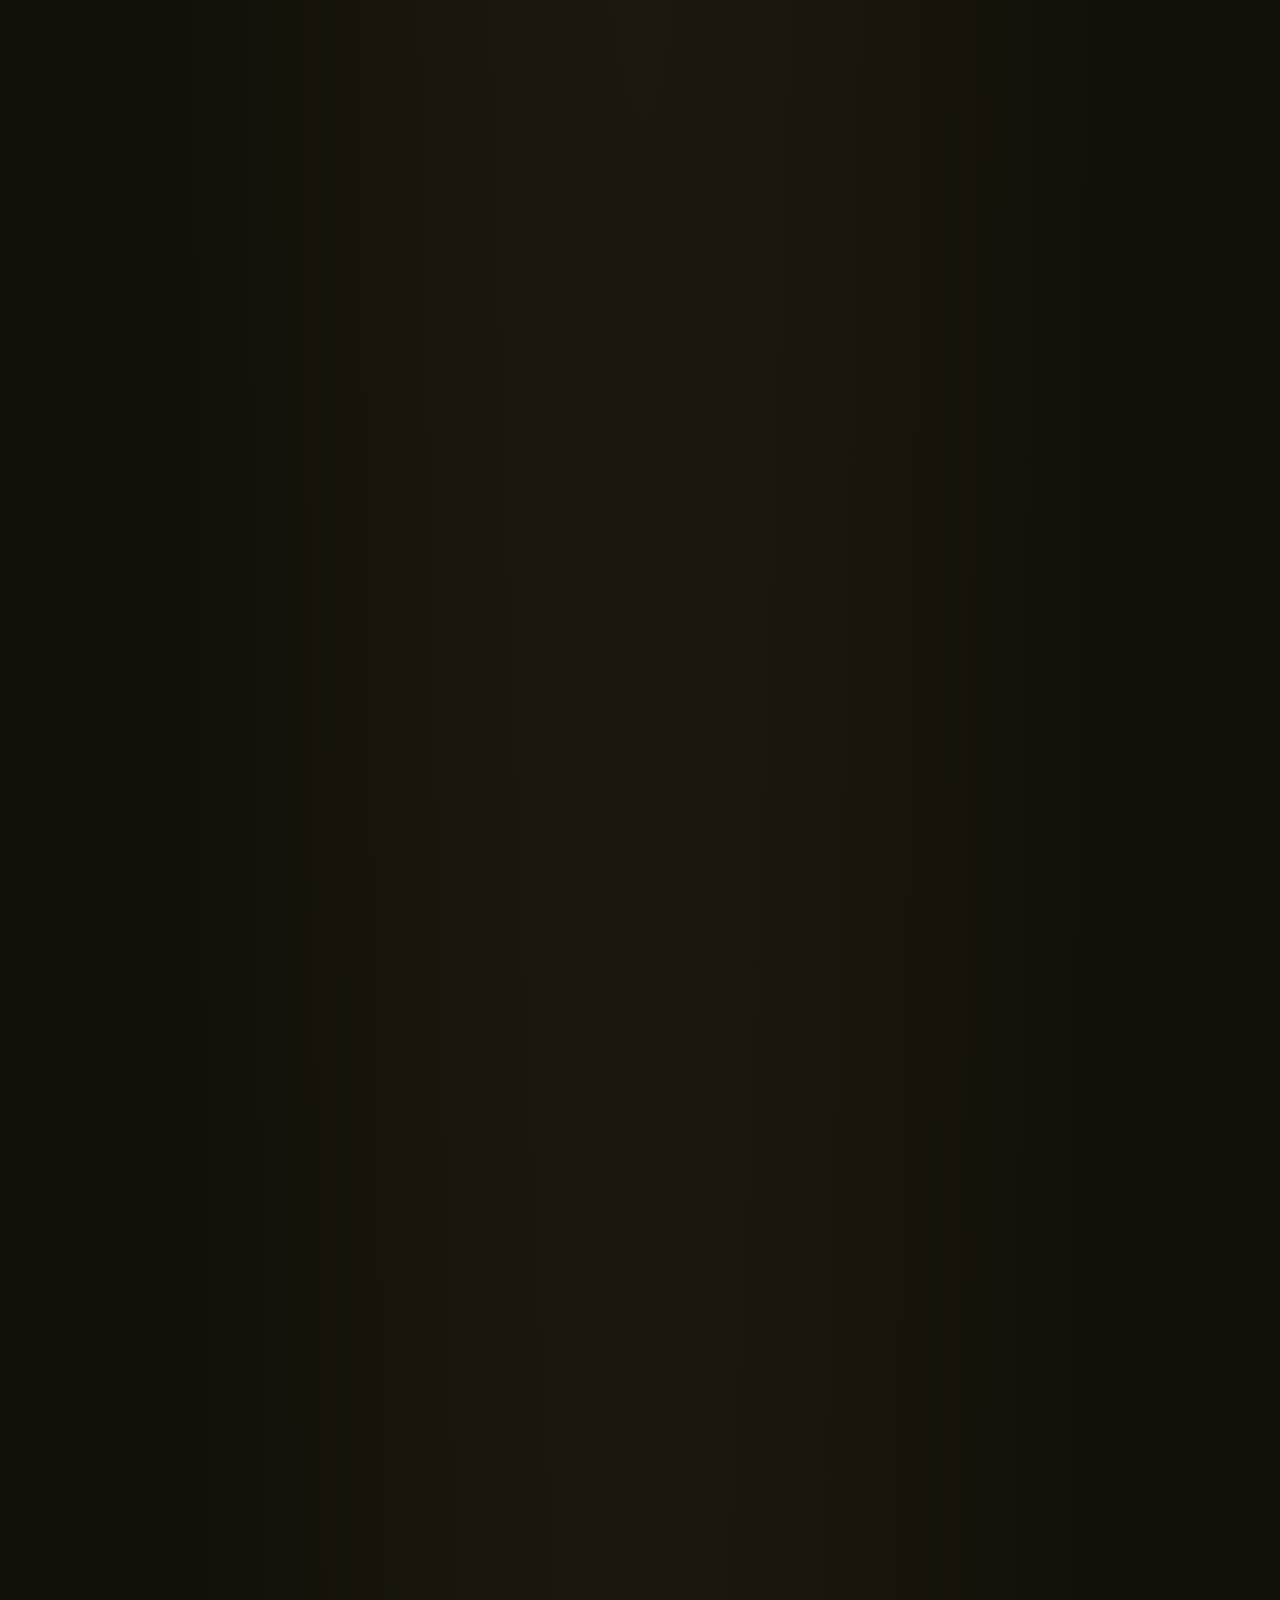
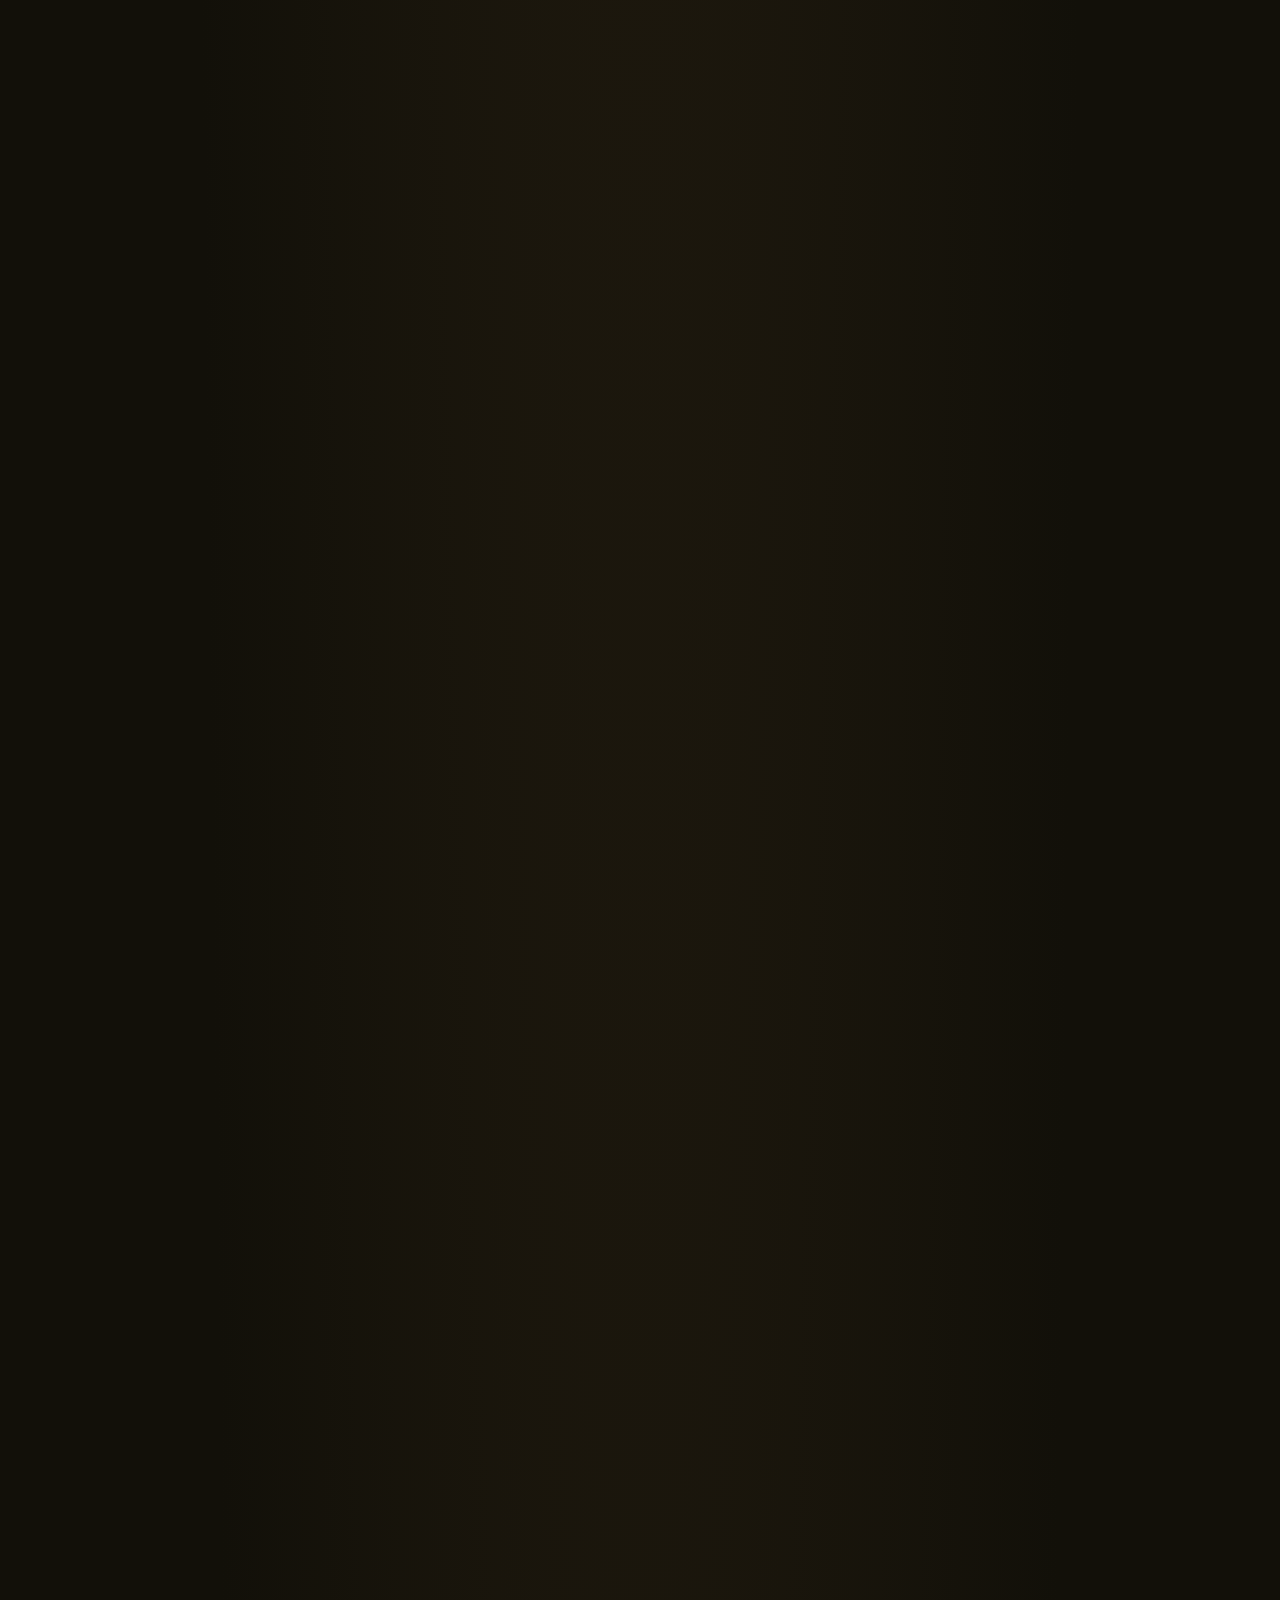
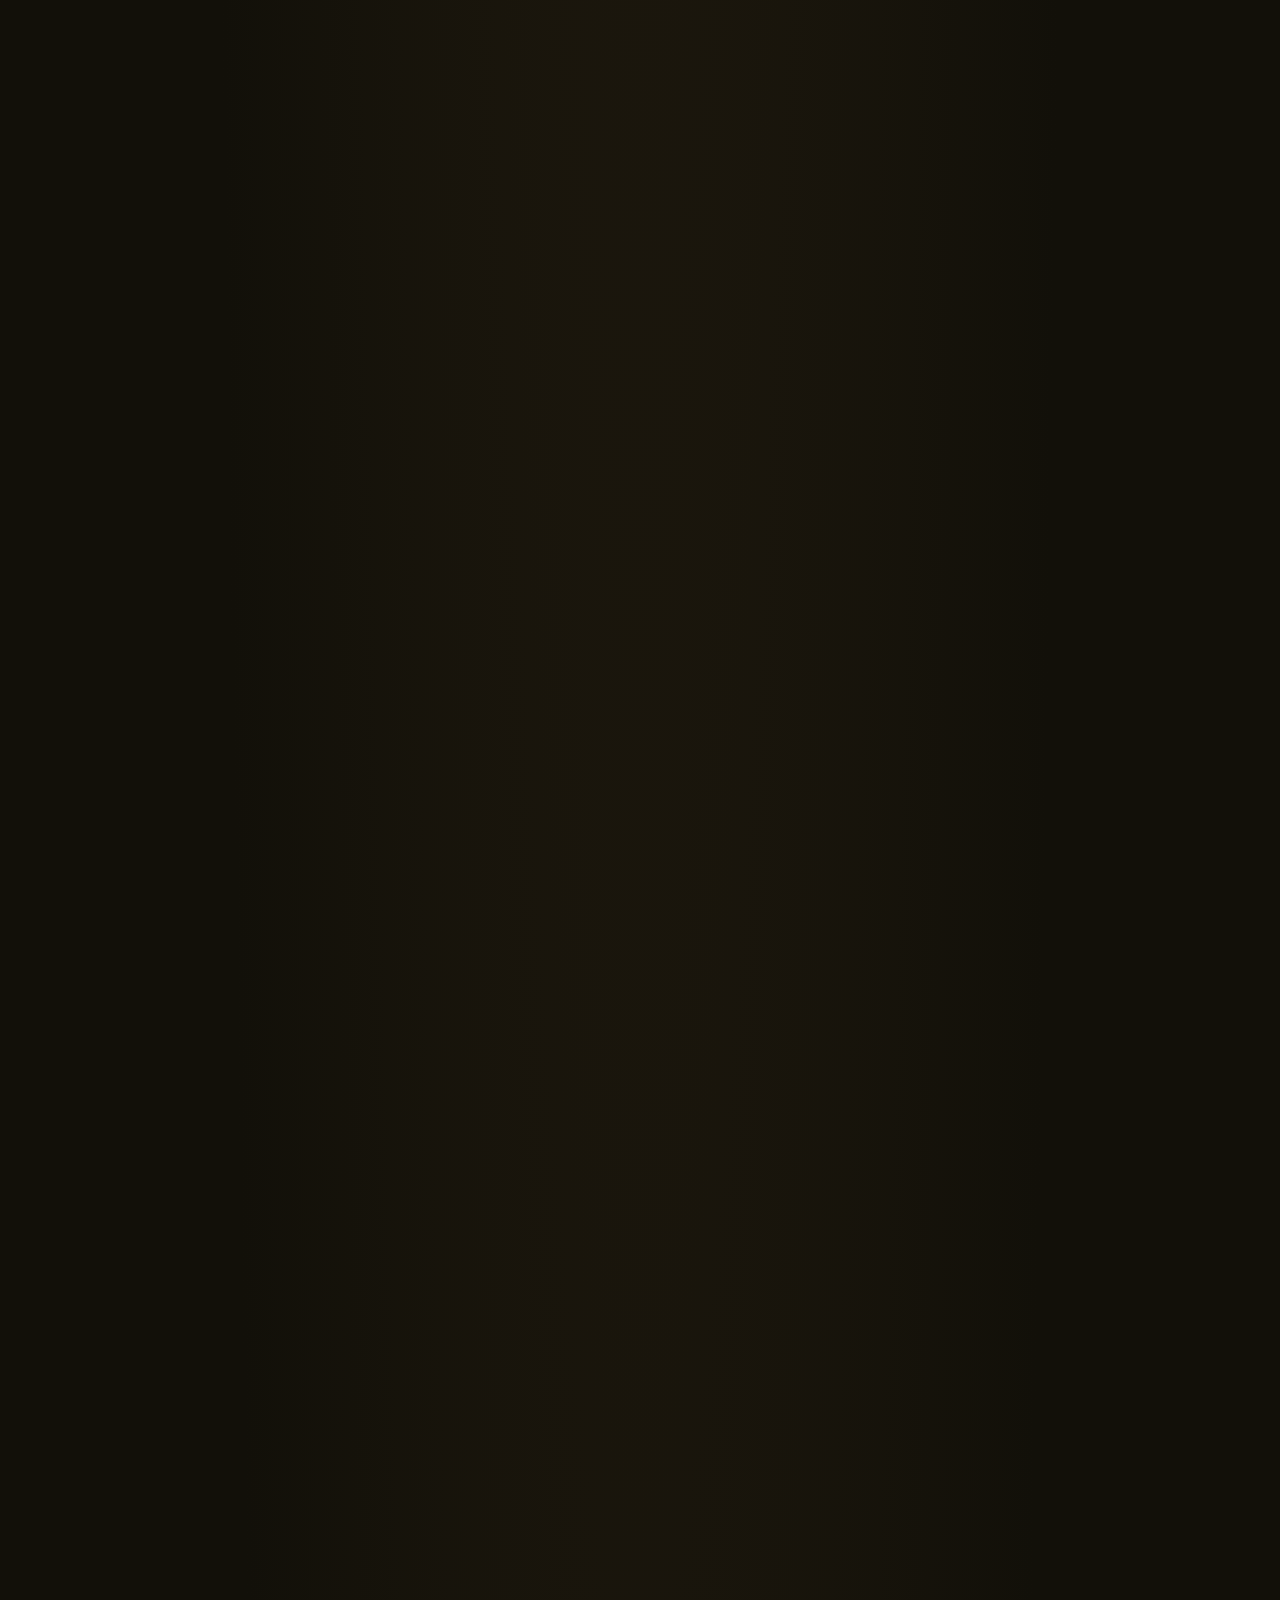
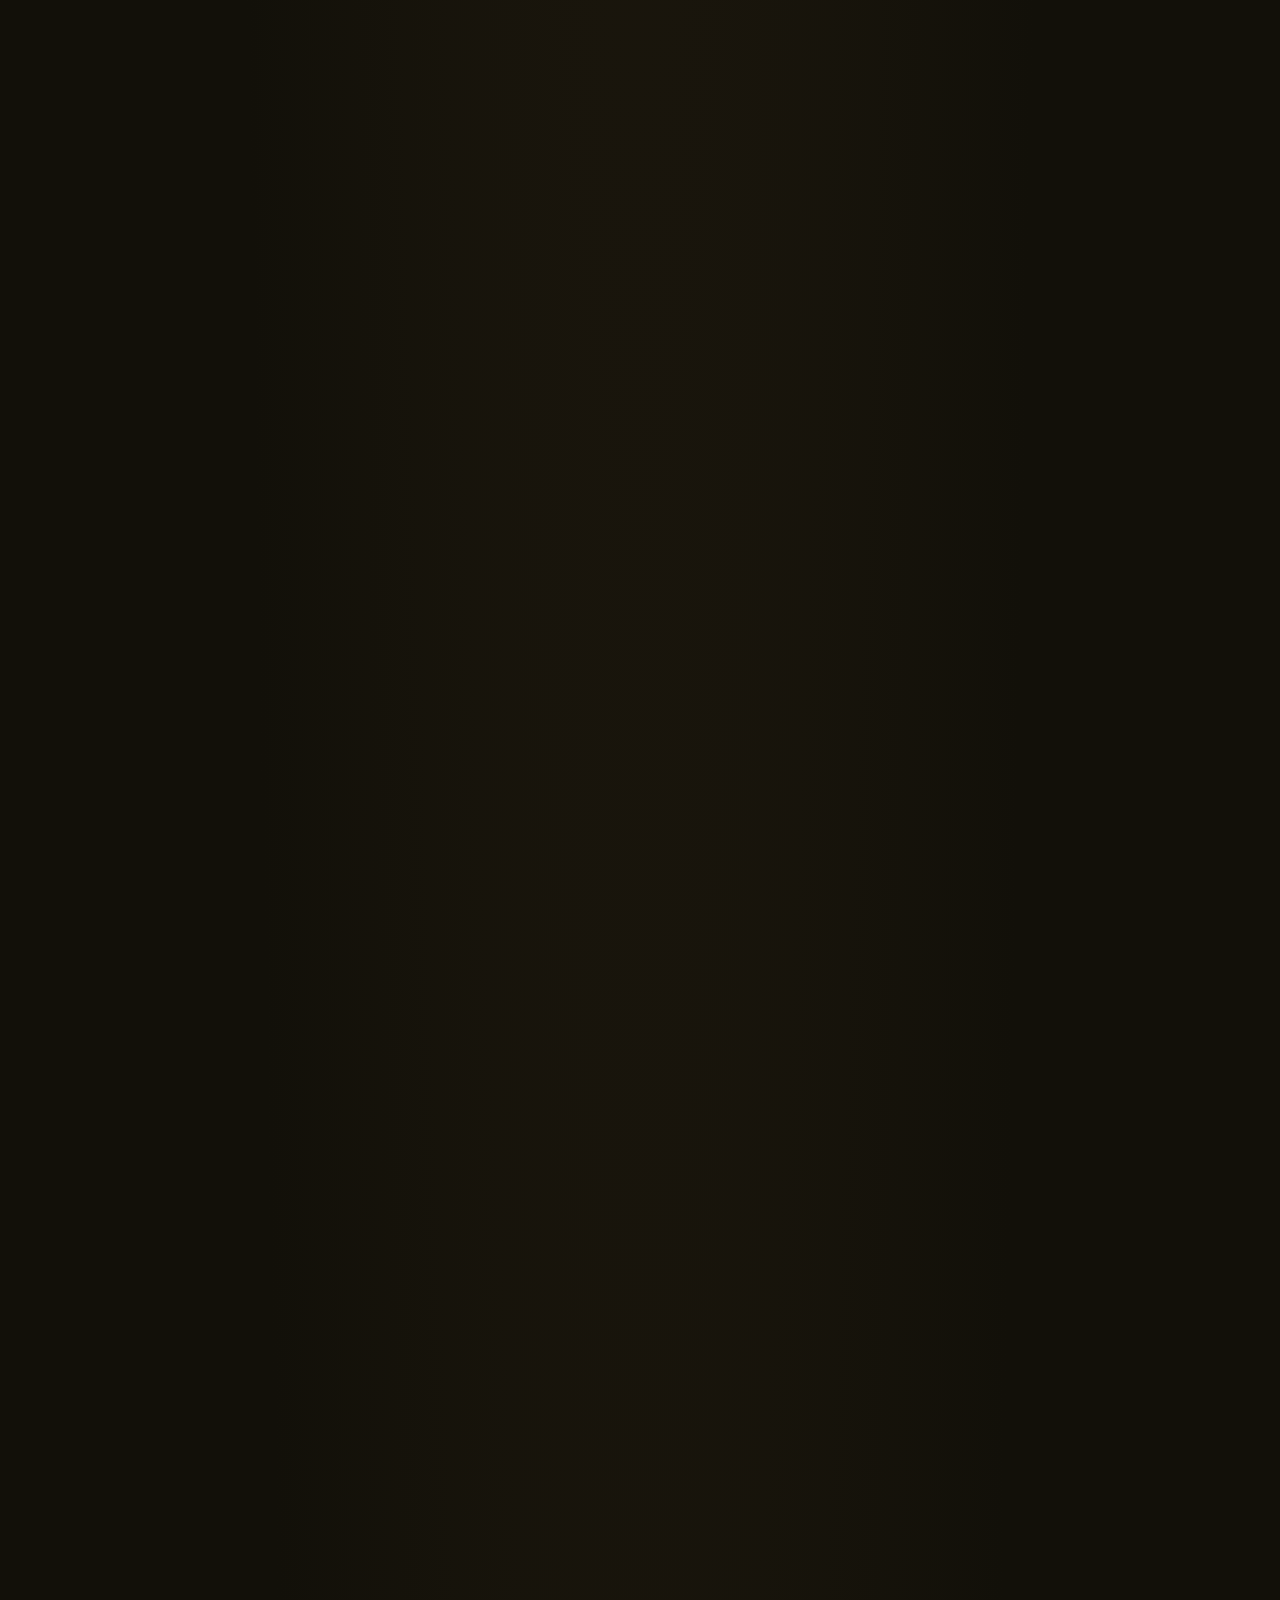
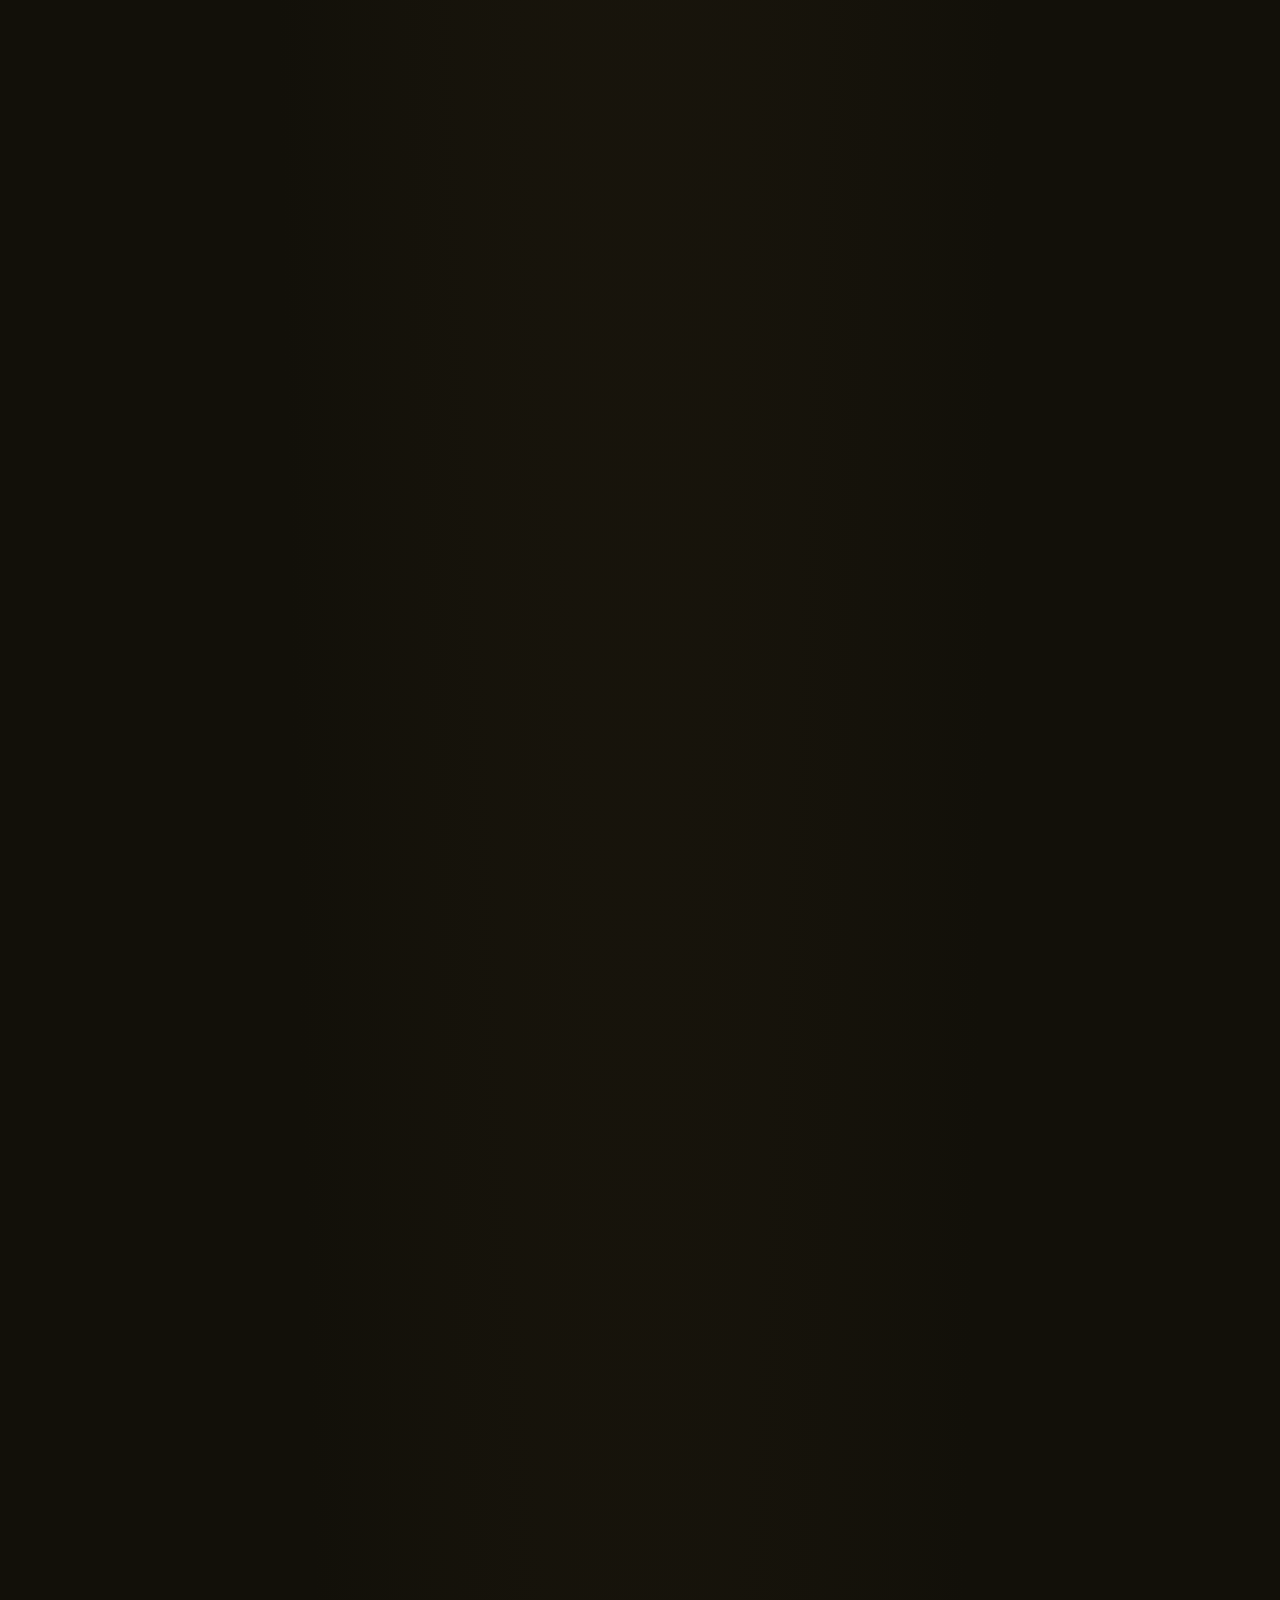
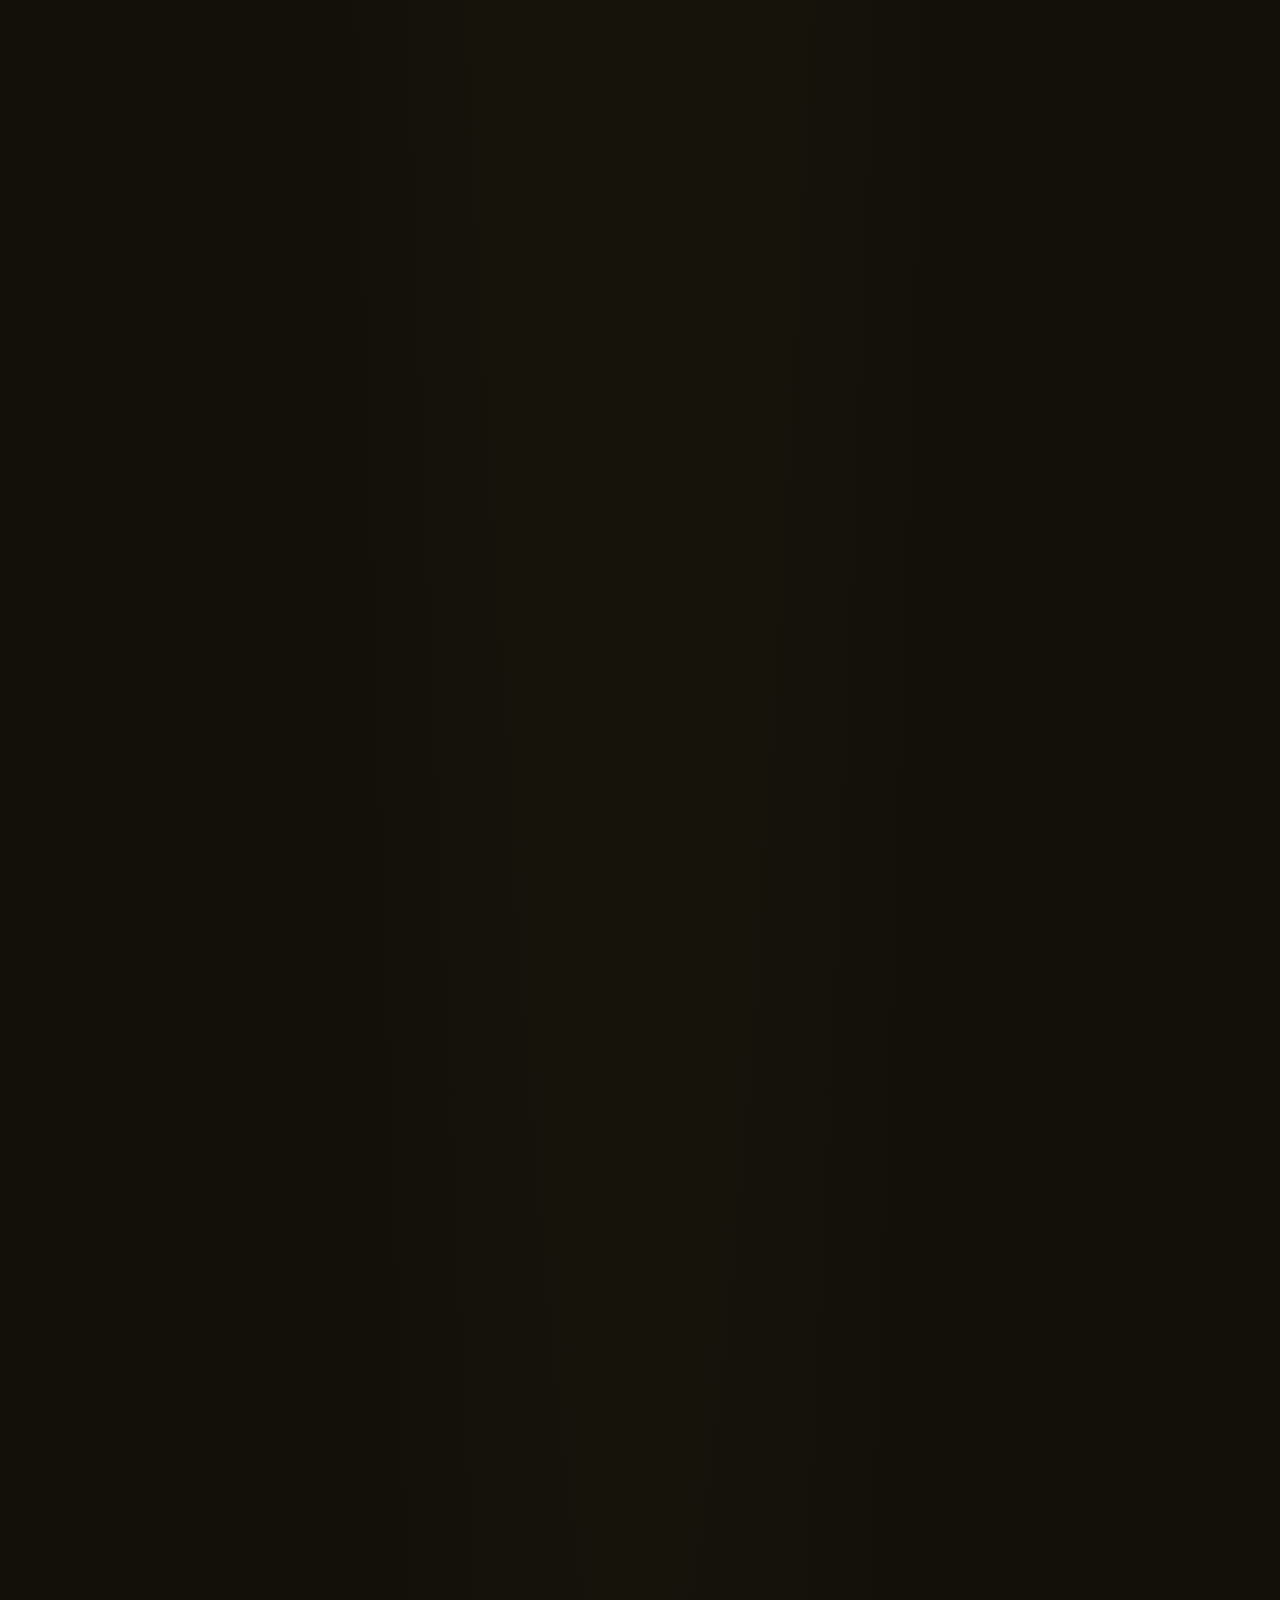
<file: grimuar.html>
<!DOCTYPE html>
<html lang="pl">
<head>
    <meta charset="UTF-8">
    <meta name="viewport" content="width=device-width, initial-scale=1.0">
    <title>Grimuar Zaklęć - CRUX Toolkit</title>
    <link rel="stylesheet" href="css/main.css">
    <link rel="stylesheet" href="css/grimuar.css">
</head>
<body>
    <div class="bg-layer">
        <div class="orb orb1"></div>
        <div class="orb orb2"></div>
        <div class="orb orb3"></div>
    </div>

    <div class="app">
        <header>
            <div class="raven-stage">
                <div class="raven-glow"></div>
                <div class="raven-orbit"></div>
                <div class="raven-orbit orbit-2"></div>
                <div class="raven">🐦‍⬛</div>
            </div>
            <h1>GRIMUAR <span>ZAKLĘĆ</span></h1>
            <p class="subtitle">Arkana Wędrowca</p>
            <div class="hex-deco">
                <span></span><span></span><span></span>
            </div>
        </header>

        <!-- NAWIGACJA GÓRNA - powiązana z index.html -->
        <nav class="top-nav">
            <a href="index.html#calculator" class="nav-btn">
                <span class="nav-icon">🧮</span>
                <span class="nav-label">Kalkulatory</span>
            </a>
            <a href="index.html#areas" class="nav-btn">
                <span class="nav-icon">🎨</span>
                <span class="nav-label">Obszary</span>
            </a>
            <a href="index.html#players" class="nav-btn">
                <span class="nav-icon">👥</span>
                <span class="nav-label">Postacie</span>
            </a>
            <a href="index.html#combat" class="nav-btn">
                <span class="nav-icon">️</span>
                <span class="nav-label">Potyczka</span>
            </a>
            <a href="index.html#bestiary" class="nav-btn">
                <span class="nav-icon">🐉</span>
                <span class="nav-label">Potwory</span>
            </a>
            <a href="index.html#info" class="nav-btn">
                <span class="nav-icon">📖</span>
                <span class="nav-label">Info</span>
            </a>
            <a href="grimuar.html" class="nav-btn active">
                <span class="nav-icon">📖</span>
                <span class="nav-label">Grimuar</span>
            </a>
        </nav>

        <!-- PRZYCISK POWROTU -->
        <div class="grimuar-back">
            <a href="index.html" class="btn outline">
                ← Powrót do CRUX Toolkit
            </a>
        </div>

        <!-- GŁÓWNA SEKCJA GRIMUARU -->
        <section class="tab-section active">
            <div class="card">
                <div class="card-title">📖 Grimuar Zaklęć</div>
                
                <div class="grimuar-filters">
                    <div class="filter-group">
                        <label for="grimuarSearch">SZUKAJ ZAKLĘCIA</label>
                        <input type="text" id="grimuarSearch" placeholder="Wpisz nazwę..." class="grimuar-input">
                    </div>
                    
                    <div class="filter-group">
                        <label for="grimuarLevel">KRĄG ZAKLĘCIA</label>
                        <select id="grimuarLevel" class="grimuar-select">
                            <option value="all">Wszystkie</option>
                            <option value="0">Sztuczki</option>
                            <option value="1">1. Krąg</option>
                            <option value="2">2. Krąg</option>
                            <option value="3">3. Krąg</option>
                            <option value="4">4. Krąg</option>
                            <option value="5">5. Krąg</option>
                            <option value="6">6. Krąg</option>
                            <option value="7">7. Krąg</option>
                            <option value="8">8. Krąg</option>
                            <option value="9">9. Krąg</option>
                        </select>
                    </div>

                    <div class="filter-group">
                        <label for="grimuarSchool">SZKOŁA MAGII</label>
                        <select id="grimuarSchool" class="grimuar-select">
                            <option value="all">Wszystkie</option>
                            <option value="wywoływanie">✦ Ewokacja</option>
                            <option value="przywoływanie">⬡ Przywoływanie</option>
                            <option value="wieszczenie">◈ Wieszczenie</option>
                            <option value="nekromancja">✧ Nekromancja</option>
                            <option value="uroki">♥ Uroki</option>
                            <option value="iluzje">◐ Iluzja</option>
                            <option value="odpychanie"> Ochrona</option>
                            <option value="przemiany">◈ Przemiany</option>
                        </select>
                    </div>

                    <div class="filter-group">
                        <label for="grimuarClass">KLASA</label>
                        <select id="grimuarClass" class="grimuar-select">
                            <option value="all">Wszystkie klasy</option>
                            <option value="Czarodziej">🧙 Czarodziej</option>
                            <option value="Czarownik">🔥 Czarownik</option>
                            <option value="Mag">📖 Mag</option>
                            <option value="Kapłan">⛪ Kapłan</option>
                            <option value="Druid">🌿 Druid</option>
                            <option value="Bard"> Bard</option>
                            <option value="Paladyn">⚔️ Paladyn</option>
                            <option value="Łowca"> Łowca</option>
                            <option value="Łotrzyk">🗡️ Łotrzyk</option>
                        </select>
                    </div>

                    <div class="filter-group">
                        <label for="grimuarSort">SORTOWANIE</label>
                        <select id="grimuarSort" class="grimuar-select">
                            <option value="level">Poziom →</option>
                            <option value="name">Alfabetycznie 🔤</option>
                        </select>
                    </div>
                </div>

                <div id="grimuarList" class="grimuar-grid">
                    <div class="grimuar-loading">
                        <div class="loading-raven">🐦‍⬛</div>
                        <p>Ładowanie grimuaru...</p>
                    </div>
                </div>
            </div>
        </section>

        <!-- MODAL SZCZEGÓŁÓW ZAKLĘCIA -->
        <div id="spellDetailOverlay" class="spell-detail-overlay">
            <div class="spell-detail-modal" id="spellDetailContent">
                <!-- Dynamic content -->
            </div>
        </div>
    </div>

    <!-- NAWIGACJA DOLNA (MOBILE) -->
    <nav class="bottom-nav">
        <a href="index.html#calculator" class="bottom-nav-btn">
            <span class="bottom-nav-icon"></span>
            <span class="bottom-nav-label">Kalkulatory</span>
        </a>
        <a href="index.html#areas" class="bottom-nav-btn">
            <span class="bottom-nav-icon">🎨</span>
            <span class="bottom-nav-label">Obszary</span>
        </a>
        <a href="index.html#players" class="bottom-nav-btn">
            <span class="bottom-nav-icon">👥</span>
            <span class="bottom-nav-label">Postacie</span>
        </a>
        <a href="index.html#combat" class="bottom-nav-btn">
            <span class="bottom-nav-icon">⚔️</span>
            <span class="bottom-nav-label">Potyczka</span>
        </a>
        <a href="index.html#bestiary" class="bottom-nav-btn">
            <span class="bottom-nav-icon">🐉</span>
            <span class="bottom-nav-label">Potwory</span>
        </a>
        <a href="grimuar.html" class="bottom-nav-btn active">
            <span class="bottom-nav-icon">📖</span>
            <span class="bottom-nav-label">Grimuar</span>
        </a>
    </nav>

    <script src="config/data.js"></script>
    <script src="core/audio.js"></script>
    <script src="core/popups.js"></script>
    <script src="js/modules/grimuar.js"></script>
</body>
</html>
</file>
<file: css/main.css>
/* ============================================================
   CRUX TOOLKIT - MAIN CSS
   Importuje wszystkie moduły w odpowiedniej kolejności
   ============================================================ */

@import '01-variables.css';
@import '02-base.css';
@import '03-layout.css';
@import '04-components.css';
@import '05-bestiary.css';
@import '06-combat.css';
@import '07-players.css';
@import '08-spells.css';
@import '09-utilities.css';
@import '10-responsive.css';
@import '11-info.css';
@import '13-grimoire.css';
@import '14-info.css';
</file>
<file: css/grimuar.css>
/* ===== GRIMUAR ZAKLĘĆ ===== */
/* Importuje wszystkie style z main.css dla spójności */

/* Przycisk powrotu */
.grimuar-back {
    margin-bottom: 20px;
    text-align: center;
}

.grimuar-back .btn {
    display: inline-flex;
    align-items: center;
    gap: 8px;
}

/* Filtry grimuaru */
.grimuar-filters {
    display: grid;
    grid-template-columns: repeat(auto-fit, minmax(200px, 1fr));
    gap: 16px;
    margin-bottom: 24px;
}

.filter-group {
    display: flex;
    flex-direction: column;
    gap: 6px;
}

.filter-group label {
    font-family: var(--font-cinzel);
    font-size: 0.7rem;
    font-weight: 600;
    letter-spacing: 0.08em;
    text-transform: uppercase;
    color: var(--parchment-dim);
}

.grimuar-input,
.grimuar-select {
    padding: 12px 14px;
    background: rgba(0, 0, 0, 0.3);
    color: var(--parchment);
    border: 1px solid var(--line);
    border-radius: 8px;
    font-family: var(--font-garamond);
    font-size: var(--font-md);
    transition: all var(--transition-fast);
    min-height: 48px;
}

.grimuar-input:focus,
.grimuar-select:focus {
    outline: none;
    border-color: var(--gold);
    box-shadow: 0 0 0 4px rgba(185, 146, 74, 0.08);
    background: rgba(0, 0, 0, 0.4);
}

/* Grid zaklęć */
.grimuar-grid {
    display: grid;
    grid-template-columns: repeat(auto-fill, minmax(320px, 1fr));
    gap: 20px;
    margin-top: 16px;
}

.grimuar-card {
    --accent: #c9a24b;
    background: #1b170f;
    border: 1px solid var(--line);
    padding: 24px;
    cursor: pointer;
    position: relative;
    overflow: hidden;
    clip-path: polygon(14px 0, 100% 0, 100% calc(100% - 14px), calc(100% - 14px) 100%, 0 100%, 0 14px);
    transition: transform 0.25s ease, border-color 0.25s ease, box-shadow 0.25s ease;
    opacity: 0;
    animation: cardFadeIn 0.5s ease forwards;
}

@keyframes cardFadeIn {
    to { opacity: 1; transform: translateY(0); }
    from { opacity: 0; transform: translateY(14px); }
}

.grimuar-card:hover {
    transform: translateY(-5px);
    border-color: var(--accent);
    box-shadow: 0 18px 40px -20px rgba(0, 0, 0, 0.7), 0 0 0 1px var(--accent) inset;
}

.grimuar-school {
    font-size: 11px;
    font-family: var(--font-mono);
    letter-spacing: 0.16em;
    text-transform: uppercase;
    color: var(--accent);
}

.grimuar-name {
    margin-top: 14px;
    font-size: 28px;
    font-family: var(--font-cinzel);
    color: var(--accent);
    font-weight: 700;
}

.grimuar-en {
    color: #9b8d72;
    font-style: italic;
    font-size: 0.9rem;
}

.grimuar-circle {
    display: inline-block;
    margin-top: 16px;
    border: 1px solid rgba(255, 255, 255, 0.08);
    padding: 5px 12px;
    font-size: 11px;
    font-family: var(--font-mono);
    color: var(--accent);
    clip-path: polygon(6px 0, 100% 0, 100% calc(100% - 6px), calc(100% - 6px) 100%, 0 100%, 0 6px);
}

.grimuar-damage {
    margin-top: 12px;
    font-size: 13px;
    padding: 10px 12px;
    background: rgba(0, 0, 0, 0.2);
    border-left: 3px solid;
    border-radius: 4px;
}

.grimuar-damage.damage-fire { color: #d96a3a; border-color: #d96a3a; }
.grimuar-damage.damage-cold { color: #63b0ff; border-color: #63b0ff; }
.grimuar-damage.damage-necro { color: #9d68c8; border-color: #9d68c8; }
.grimuar-damage.damage-acid { color: #7bc86b; border-color: #7bc86b; }
.grimuar-damage.damage-lightning { color: #ffd76b; border-color: #ffd76b; }
.grimuar-damage.damage-radiant { color: #ffb06b; border-color: #ffb06b; }
.grimuar-damage.damage-poison { color: #6bb86b; border-color: #6bb86b; }
.grimuar-damage.damage-psychic { color: #c86bb8; border-color: #c86bb8; }

.grimuar-info {
    display: grid;
    grid-template-columns: 1fr 1fr;
    gap: 8px;
    margin-top: 18px;
    font-size: 13px;
    padding-top: 16px;
    border-top: 1px solid rgba(255, 255, 255, 0.08);
}

.grimuar-info div {
    color: #9b8d72;
}

.grimuar-class {
    display: inline-block;
    border: 1px solid rgba(255, 255, 255, 0.08);
    padding: 2px 8px;
    font-size: 10px;
    font-family: var(--font-mono);
    margin: 2px 4px 2px 0;
    color: var(--accent);
}

/* Loading */
.grimuar-loading {
    grid-column: 1 / -1;
    text-align: center;
    padding: 60px 20px;
    color: var(--parchment-dim);
    font-family: var(--font-cinzel);
}

.loading-raven {
    font-size: 3rem;
    margin-bottom: 16px;
    animation: ravenFloat 2s ease-in-out infinite;
}

@keyframes ravenFloat {
    0%, 100% { transform: translateY(0); }
    50% { transform: translateY(-10px); }
}

/* Empty state */
.grimuar-empty {
    grid-column: 1 / -1;
    text-align: center;
    padding: 60px 20px;
    color: var(--parchment-dim);
    font-family: var(--font-cinzel);
    font-size: var(--font-lg);
}

/* Modal szczegółów */
.spell-detail-overlay {
    position: fixed;
    inset: 0;
    display: none;
    align-items: center;
    justify-content: center;
    background: rgba(0, 0, 0, 0.92);
    backdrop-filter: blur(8px);
    padding: 30px;
    z-index: 2000;
}

.spell-detail-overlay.open {
    display: flex;
}

.spell-detail-modal {
    width: min(1000px, 100%);
    max-height: 90vh;
    overflow-y: auto;
    background: #211b12;
    border: 1px solid var(--line);
    padding: 34px;
    position: relative;
    clip-path: polygon(20px 0, 100% 0, 100% calc(100% - 20px), calc(100% - 20px) 100%, 0 100%, 0 20px);
}

.spell-detail-head {
    display: flex;
    justify-content: space-between;
    align-items: flex-start;
    padding-bottom: 16px;
    border-bottom: 1px solid var(--line);
}

.spell-detail-school {
    font-size: 13px;
    font-family: var(--font-mono);
    letter-spacing: 0.16em;
    text-transform: uppercase;
    color: var(--accent);
}

.spell-detail-name {
    font-size: 42px;
    font-family: var(--font-cinzel);
    color: #e9cd85;
    margin: 4px 0;
    font-weight: 700;
}

.spell-detail-en {
    color: #9b8d72;
    font-style: italic;
}

.spell-detail-circle {
    font-size: 18px;
    font-family: var(--font-mono);
    border: 2px solid var(--accent);
    padding: 8px 16px;
    color: var(--accent);
    flex-shrink: 0;
    clip-path: polygon(6px 0, 100% 0, 100% calc(100% - 6px), calc(100% - 6px) 100%, 0 100%, 0 6px);
}

.spell-detail-badges {
    display: flex;
    gap: 10px;
    flex-wrap: wrap;
    margin-top: 18px;
}

.spell-detail-badge {
    border: 1px solid var(--line);
    padding: 8px 12px;
    font-size: 12px;
    font-family: var(--font-mono);
    clip-path: polygon(4px 0, 100% 0, 100% calc(100% - 4px), calc(100% - 4px) 100%, 0 100%, 0 4px);
}

.spell-detail-badge.damage-fire { border-color: #d96a3a44; color: #d96a3a; }
.spell-detail-badge.damage-cold { border-color: #63b0ff44; color: #63b0ff; }
.spell-detail-badge.damage-necro { border-color: #9d68c844; color: #9d68c8; }
.spell-detail-badge.damage-acid { border-color: #7bc86b44; color: #7bc86b; }
.spell-detail-badge.damage-lightning { border-color: #ffd76b44; color: #ffd76b; }
.spell-detail-badge.damage-radiant { border-color: #ffb06b44; color: #ffb06b; }
.spell-detail-badge.damage-poison { border-color: #6bb86b44; color: #6bb86b; }
.spell-detail-badge.damage-psychic { border-color: #c86bb844; color: #c86bb8; }

.spell-detail-stats {
    display: grid;
    grid-template-columns: repeat(4, 1fr);
    gap: 14px;
    margin: 28px 0;
}

.spell-detail-stat {
    border: 1px solid var(--line);
    padding: 16px;
    clip-path: polygon(8px 0, 100% 0, 100% calc(100% - 8px), calc(100% - 8px) 100%, 0 100%, 0 8px);
}

.spell-detail-stat-label {
    font-size: 11px;
    text-transform: uppercase;
    color: #9b8d72;
    margin-bottom: 8px;
    letter-spacing: 0.1em;
    font-family: var(--font-mono);
}

.spell-detail-stat-value {
    color: #d8ccb4;
    font-size: 14px;
}

.spell-detail-stat-value .tag {
    display: inline-block;
    border: 1px solid var(--line);
    padding: 4px 10px;
    font-size: 11px;
    margin: 2px 4px 2px 0;
    font-family: var(--font-mono);
}

.spell-detail-section {
    margin-top: 30px;
}

.spell-detail-section h3 {
    font-size: 14px;
    color: #c9a24b;
    letter-spacing: 0.12em;
    text-transform: uppercase;
    font-family: var(--font-cinzel);
    margin-bottom: 12px;
}

.spell-detail-section p {
    line-height: 1.8;
    color: #d8ccb4;
    font-size: 15px;
}

.spell-detail-close {
    margin-top: 30px;
    text-align: right;
    cursor: pointer;
    color: #9b8d72;
    font-family: var(--font-mono);
    font-size: 14px;
    transition: color 0.2s ease;
    padding: 12px 20px;
    border: 1px solid var(--line);
    display: inline-block;
    float: right;
    clip-path: polygon(6px 0, 100% 0, 100% calc(100% - 6px), calc(100% - 6px) 100%, 0 100%, 0 6px);
}

.spell-detail-close:hover {
    color: #e9cd85;
    border-color: var(--gold);
}

/* ===== RESPONSYWNOŚĆ ===== */
@media (max-width: 768px) {
    .grimuar-filters {
        grid-template-columns: 1fr;
        gap: 12px;
    }

    .grimuar-grid {
        grid-template-columns: 1fr;
        gap: 14px;
    }

    .grimuar-name {
        font-size: 22px;
    }

    .spell-detail-name {
        font-size: 28px;
    }

    .spell-detail-stats {
        grid-template-columns: 1fr 1fr;
        gap: 10px;
    }

    .spell-detail-head {
        flex-direction: column;
        gap: 12px;
    }

    .spell-detail-modal {
        padding: 20px;
    }

    .grimuar-info {
        grid-template-columns: 1fr;
        gap: 4px;
    }

    .grimuar-back {
        margin-bottom: 12px;
    }

    .grimuar-back .btn {
        width: 100%;
        justify-content: center;
    }
}

@media (max-width: 480px) {
    .spell-detail-stats {
        grid-template-columns: 1fr;
    }

    .spell-detail-name {
        font-size: 22px;
    }

    .spell-detail-circle {
        font-size: 14px;
        padding: 4px 12px;
    }

    .grimuar-card {
        padding: 18px;
    }

    .grimuar-name {
        font-size: 20px;
    }
}
</file>
